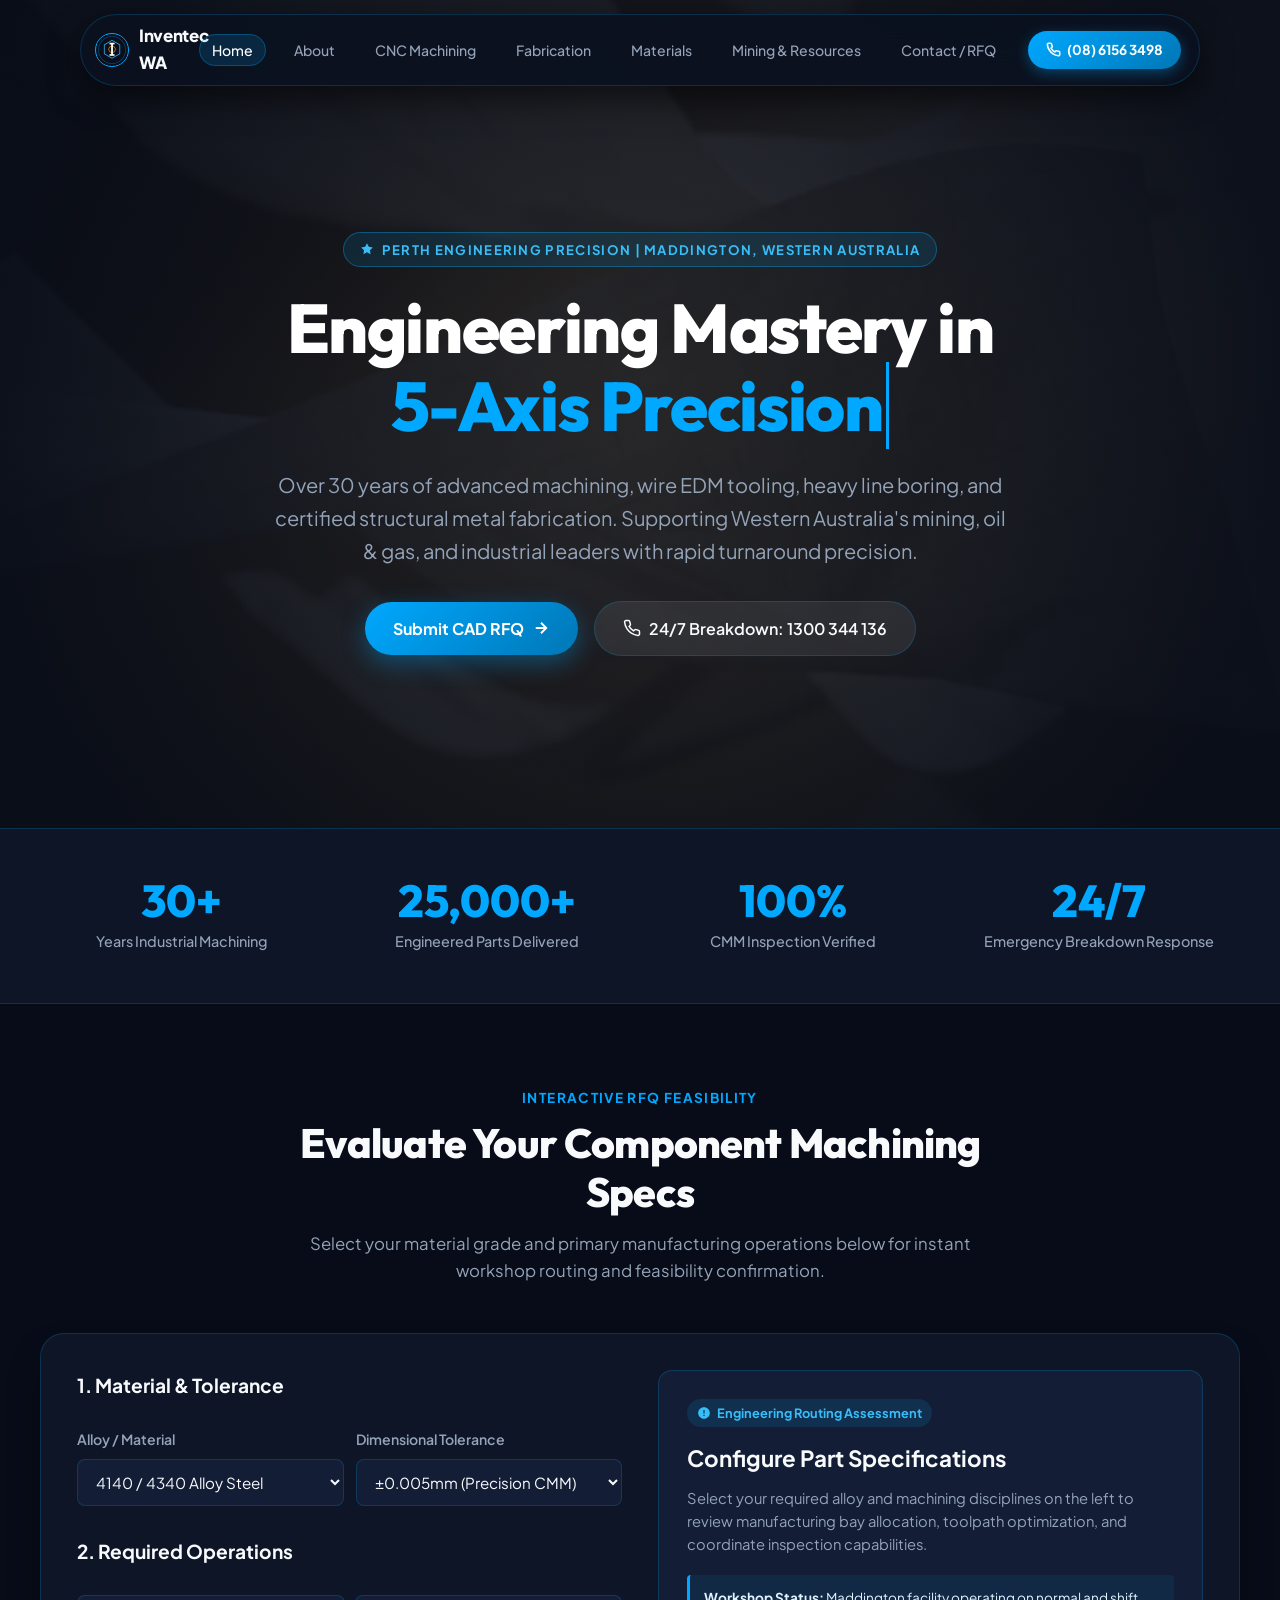
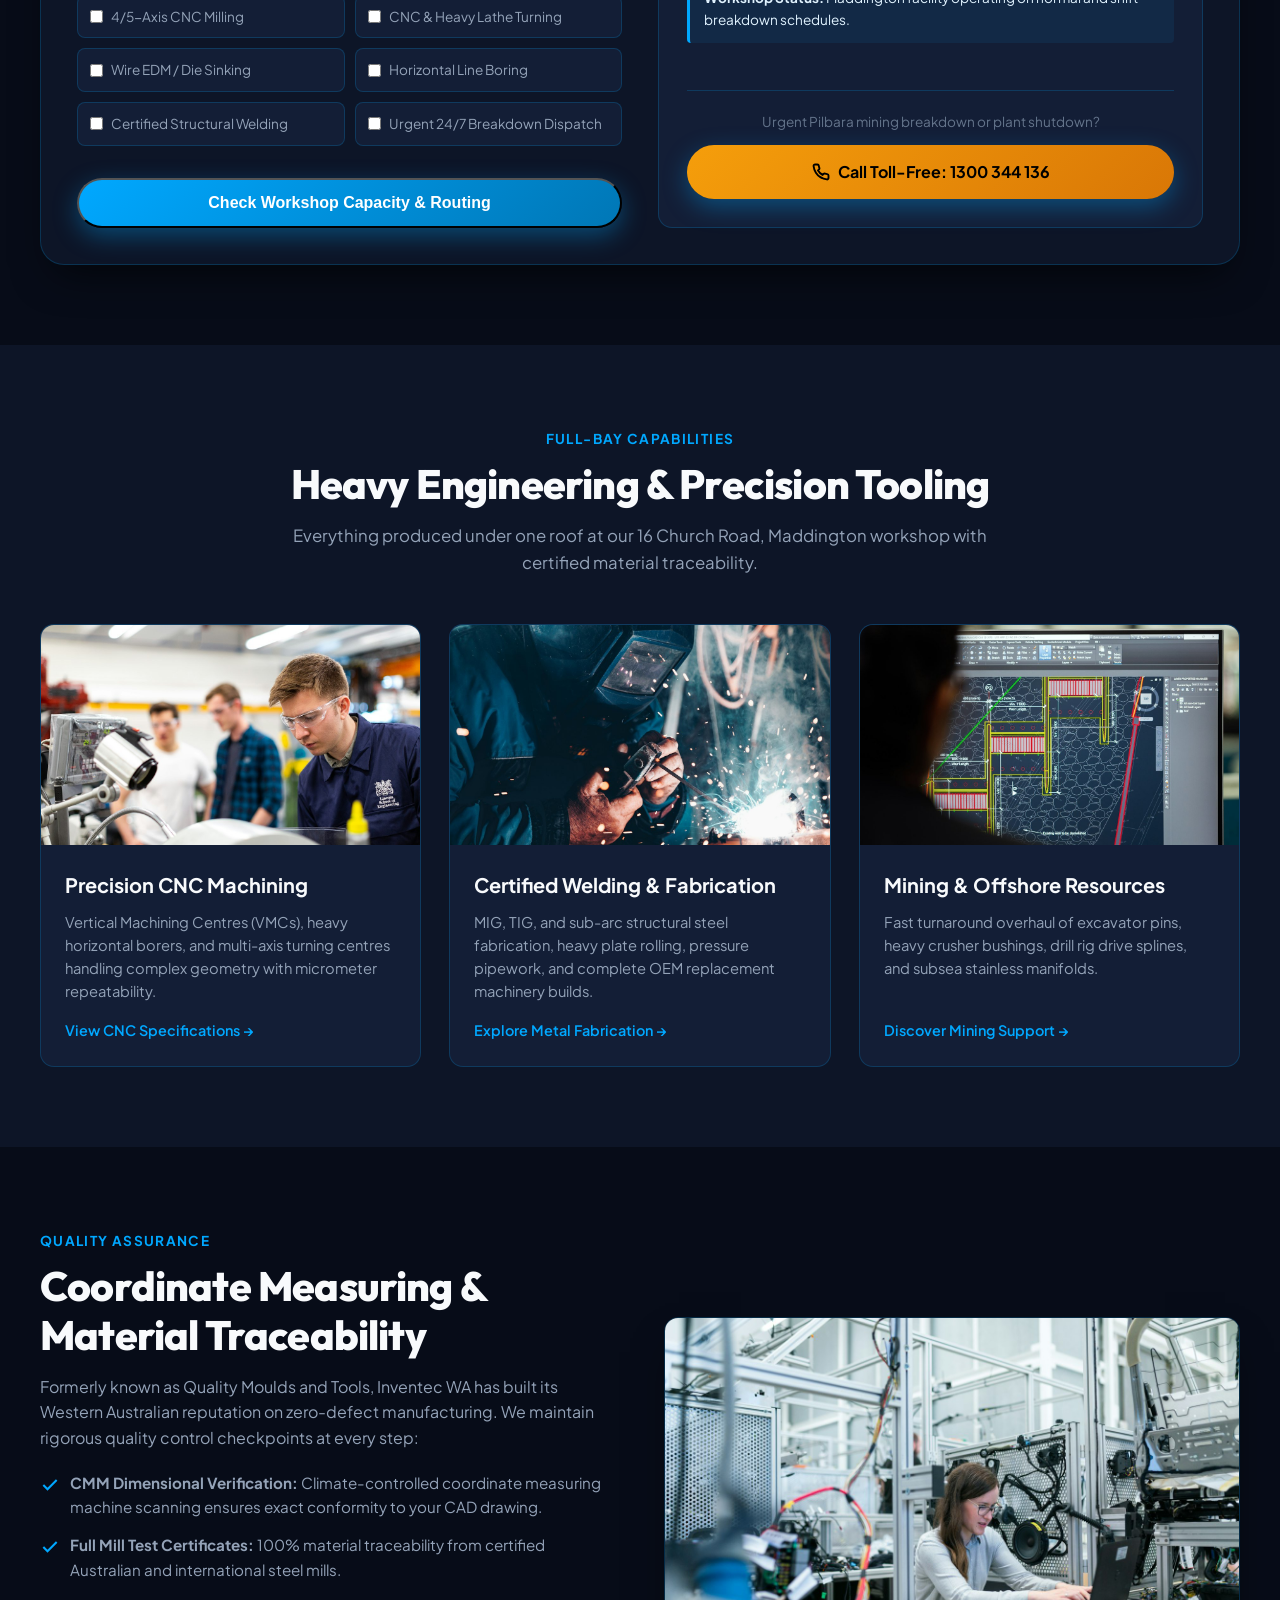
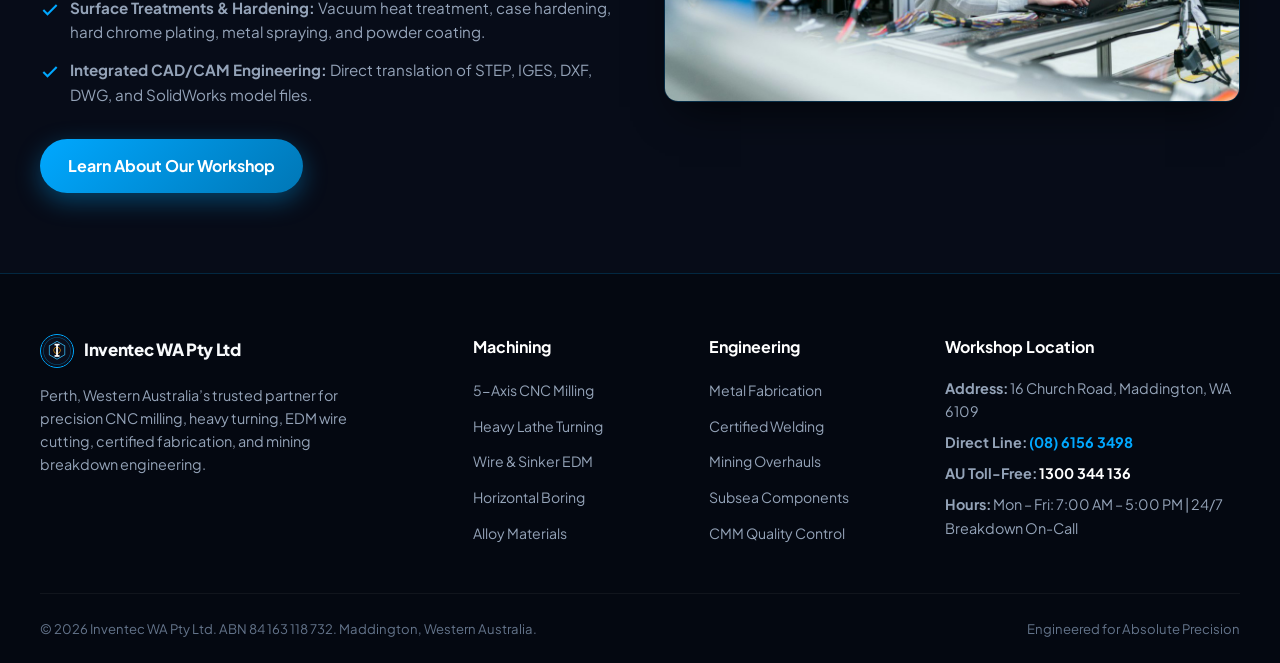
<file: index.html>
<!DOCTYPE html>
<html lang="en">
<head>
  <meta charset="UTF-8">
  <meta name="viewport" content="width=device-width, initial-scale=1.0">
  <title>Inventec WA Pty Ltd | Precision CNC Machining & Fabrication | Perth, Western Australia</title>
  <meta name="description" content="Precision CNC machining, 5-axis milling, heavy turning, wire EDM, certified fabrication, and 24/7 breakdown support in Maddington, Perth, Western Australia.">
  <link rel="icon" type="image/svg+xml" href="assets/images/favicon.svg">
  <link rel="icon" type="image/png" sizes="32x32" href="assets/images/favicon-32x32.png">
  <link rel="apple-touch-icon" href="assets/images/apple-touch-icon.png">
  <link rel="preconnect" href="https://fonts.googleapis.com">
  <link rel="preconnect" href="https://fonts.gstatic.com" crossorigin>
  <link href="https://fonts.googleapis.com/css2?family=Outfit:wght@600;700;800;900&family=Plus+Jakarta+Sans:wght@400;500;600;700&display=swap" rel="stylesheet">
  <link rel="stylesheet" href="style.css">
</head>
<body>

  <!-- Floating Pill Navbar (TheDivine style) -->
  <header class="nav-pill-wrapper">
    <nav class="nav-pill">
      <a href="index.html" class="nav-brand">
        <img src="assets/images/logo-512.png" alt="Inventec WA Logo">
        <span>Inventec WA</span>
      </a>
      <ul class="nav-links">
        <li><a href="index.html" class="active">Home</a></li>
        <li><a href="about.html">About</a></li>
        <li><a href="cnc-machining.html">CNC Machining</a></li>
        <li><a href="fabrication.html">Fabrication</a></li>
        <li><a href="materials-tooling.html">Materials</a></li>
        <li><a href="mining-resources.html">Mining & Resources</a></li>
        <li><a href="contact.html">Contact / RFQ</a></li>
      </ul>
      <div class="nav-action">
        <a href="tel:61861563498" class="nav-btn">
          <svg width="15" height="15" viewBox="0 0 24 24" fill="none" stroke="currentColor" stroke-width="2.5"><path d="M22 16.92v3a2 2 0 0 1-2.18 2 19.79 19.79 0 0 1-8.63-3.07 19.5 19.5 0 0 1-6-6 19.79 19.79 0 0 1-3.07-8.67A2 2 0 0 1 4.11 2h3a2 2 0 0 1 2 1.72 12.84 12.84 0 0 0 .7 2.81 2 2 0 0 1-.45 2.11L8.09 9.91a16 16 0 0 0 6 6l1.27-1.27a2 2 0 0 1 2.11-.45 12.84 12.84 0 0 0 2.81.7A2 2 0 0 1 22 16.92z"/></svg>
          (08) 6156 3498
        </a>
        <button class="mobile-toggle" aria-label="Toggle navigation">
          <svg width="24" height="24" viewBox="0 0 24 24" fill="none" stroke="currentColor" stroke-width="2"><path d="M4 6h16M4 12h16M4 18h16"/></svg>
        </button>
      </div>
    </nav>
  </header>

  <!-- Mobile Menu Drawer -->
  <div class="mobile-menu-drawer">
    <a href="index.html" class="active">Home</a>
    <a href="about.html">About Facility</a>
    <a href="cnc-machining.html">Precision CNC Machining</a>
    <a href="fabrication.html">Welding & Heavy Fabrication</a>
    <a href="materials-tooling.html">Alloys & Polymers</a>
    <a href="mining-resources.html">Mining, Oil & Gas</a>
    <a href="contact.html">Request A Quote (RFQ)</a>
    <a href="tel:1300344136" style="background: var(--accent-cyan); color: #070c18; font-weight: 700; text-align: center; margin-top: 8px;">Toll-Free 1300 344 136</a>
  </div>

  <main>
    <!-- Hero Section with 16:9 Video -->
    <section class="hero-wrapper">
      <video class="hero-video-bg" playsinline autoplay muted loop poster="assets/images/hero-poster.jpg">
        <source src="assets/videos/hero.mp4" type="video/mp4">
      </video>
      <div class="hero-overlay"></div>
      <div class="hero-content">
        <div class="badge-wa">
          <svg width="14" height="14" viewBox="0 0 24 24" fill="currentColor"><path d="M12 2l3.09 6.26L22 9.27l-5 4.87 1.18 6.88L12 17.77l-6.18 3.25L7 14.14 2 9.27l6.91-1.01L12 2z"/></svg>
          Perth Engineering Precision | Maddington, Western Australia
        </div>
        <h1 class="hero-title">
          Engineering Mastery in <br>
          <span class="typewriter-text">5-Axis Precision CNC Milling</span>
        </h1>
        <p class="hero-subtitle">
          Over 30 years of advanced machining, wire EDM tooling, heavy line boring, and certified structural metal fabrication. Supporting Western Australia's mining, oil & gas, and industrial leaders with rapid turnaround precision.
        </p>
        <div class="hero-cta-group">
          <a href="contact.html" class="btn-primary">
            Submit CAD RFQ
            <svg width="18" height="18" viewBox="0 0 24 24" fill="none" stroke="currentColor" stroke-width="2.5"><path d="M5 12h14M12 5l7 7-7 7"/></svg>
          </a>
          <a href="tel:1300344136" class="btn-secondary">
            <svg width="18" height="18" viewBox="0 0 24 24" fill="none" stroke="currentColor" stroke-width="2"><path d="M22 16.92v3a2 2 0 0 1-2.18 2 19.79 19.79 0 0 1-8.63-3.07 19.5 19.5 0 0 1-6-6 19.79 19.79 0 0 1-3.07-8.67A2 2 0 0 1 4.11 2h3a2 2 0 0 1 2 1.72 12.84 12.84 0 0 0 .7 2.81 2 2 0 0 1-.45 2.11L8.09 9.91a16 16 0 0 0 6 6l1.27-1.27a2 2 0 0 1 2.11-.45 12.84 12.84 0 0 0 2.81.7A2 2 0 0 1 22 16.92z"/></svg>
            24/7 Breakdown: 1300 344 136
          </a>
        </div>
      </div>
    </section>

    <!-- Animated Counters -->
    <section class="stats-banner">
      <div class="stats-grid">
        <div class="stat-card">
          <div class="stat-number" data-target="30" data-suffix="+">30+</div>
          <div class="stat-label">Years Industrial Machining</div>
        </div>
        <div class="stat-card">
          <div class="stat-number" data-target="25000" data-suffix="+">25,000+</div>
          <div class="stat-label">Engineered Parts Delivered</div>
        </div>
        <div class="stat-card">
          <div class="stat-number" data-target="100" data-suffix="%">100%</div>
          <div class="stat-label">CMM Inspection Verified</div>
        </div>
        <div class="stat-card">
          <div class="stat-number" data-target="24" data-suffix="/7">24/7</div>
          <div class="stat-label">Emergency Breakdown Response</div>
        </div>
      </div>
    </section>

    <!-- Interactive Precision RFQ Widget -->
    <section class="widget-section">
      <div class="container">
        <div class="section-head">
          <span class="section-tag">Interactive RFQ Feasibility</span>
          <h2 class="section-title">Evaluate Your Component Machining Specs</h2>
          <p class="section-subtitle">Select your material grade and primary manufacturing operations below for instant workshop routing and feasibility confirmation.</p>
        </div>

        <div class="intake-widget">
          <div class="widget-form-col">
            <h3 style="font-size: 1.2rem; font-weight: 700; margin-bottom: 8px;">1. Material & Tolerance</h3>
            <div style="display: grid; grid-template-columns: 1fr 1fr; gap: 12px;">
              <div class="form-group">
                <label for="rfqMaterial">Alloy / Material</label>
                <select id="rfqMaterial" class="form-select">
                  <option value="4140 High-Tensile Steel" selected>4140 / 4340 Alloy Steel</option>
                  <option value="316L / Duplex Stainless">316L / Duplex Stainless</option>
                  <option value="Inconel 625 / Monel">Inconel / Exotic Nickel Alloy</option>
                  <option value="Titanium Grade 5">Titanium / Phosphor Bronze</option>
                  <option value="Cast Iron / Ductile Iron">Cast Iron / Bisalloy</option>
                  <option value="Engineering Plastics">PEEK / Acetal / Nylon</option>
                </select>
              </div>
              <div class="form-group">
                <label for="rfqTolerance">Dimensional Tolerance</label>
                <select id="rfqTolerance" class="form-select">
                  <option value="&plusmn;0.005mm (Aerospace/EDM)" selected>&plusmn;0.005mm (Precision CMM)</option>
                  <option value="&plusmn;0.015mm (General Precision)">&plusmn;0.015mm (CNC Mill/Turn)</option>
                  <option value="&plusmn;0.050mm (Heavy Fabrication)">&plusmn;0.050mm (Structural Weld)</option>
                </select>
              </div>
            </div>

            <h3 style="font-size: 1.2rem; font-weight: 700; margin-top: 10px; margin-bottom: 8px;">2. Required Operations</h3>
            <div class="symptoms-checkbox-grid">
              <label class="checkbox-label">
                <input type="checkbox" name="process_req" value="milling"> 4/5-Axis CNC Milling
              </label>
              <label class="checkbox-label">
                <input type="checkbox" name="process_req" value="turning"> CNC & Heavy Lathe Turning
              </label>
              <label class="checkbox-label">
                <input type="checkbox" name="process_req" value="edm"> Wire EDM / Die Sinking
              </label>
              <label class="checkbox-label">
                <input type="checkbox" name="process_req" value="boring"> Horizontal Line Boring
              </label>
              <label class="checkbox-label">
                <input type="checkbox" name="process_req" value="welding"> Certified Structural Welding
              </label>
              <label class="checkbox-label">
                <input type="checkbox" name="process_req" value="breakdown"> Urgent 24/7 Breakdown Dispatch
              </label>
            </div>

            <button type="button" id="btnCalculateRFQ" class="btn-primary" style="margin-top: 12px; justify-content: center; width: 100%;">
              Check Workshop Capacity & Routing
            </button>
          </div>

          <div class="widget-result-col">
            <div>
              <div class="result-badge">
                <svg width="14" height="14" viewBox="0 0 24 24" fill="currentColor"><path d="M12 2C6.48 2 2 6.48 2 12s4.48 10 10 10 10-4.48 10-10S17.52 2 12 2zm1 15h-2v-2h2v2zm0-4h-2V7h2v6z"/></svg>
                Engineering Routing Assessment
              </div>
              <h3 id="rfqResultTitle" class="result-title">Configure Part Specifications</h3>
              <p id="rfqResultDesc" class="result-desc">
                Select your required alloy and machining disciplines on the left to review manufacturing bay allocation, toolpath optimization, and coordinate inspection capabilities.
              </p>
              <div id="rfqResultUrgency" class="result-urgency">
                <strong>Workshop Status:</strong> Maddington facility operating on normal and shift breakdown schedules.
              </div>
            </div>

            <div class="result-call-card">
              <div style="font-size: 0.85rem; color: var(--text-muted); text-align: center;">Urgent Pilbara mining breakdown or plant shutdown?</div>
              <a href="tel:1300344136" class="btn-primary" style="justify-content: center; background: linear-gradient(135deg, var(--accent-amber), #d97706); color: #000;">
                <svg width="18" height="18" viewBox="0 0 24 24" fill="none" stroke="currentColor" stroke-width="2.5"><path d="M22 16.92v3a2 2 0 0 1-2.18 2 19.79 19.79 0 0 1-8.63-3.07 19.5 19.5 0 0 1-6-6 19.79 19.79 0 0 1-3.07-8.67A2 2 0 0 1 4.11 2h3a2 2 0 0 1 2 1.72 12.84 12.84 0 0 0 .7 2.81 2 2 0 0 1-.45 2.11L8.09 9.91a16 16 0 0 0 6 6l1.27-1.27a2 2 0 0 1 2.11-.45 12.84 12.84 0 0 0 2.81.7A2 2 0 0 1 22 16.92z"/></svg>
                Call Toll-Free: 1300 344 136
              </a>
            </div>
          </div>
        </div>
      </div>
    </section>

    <!-- Services Overview -->
    <section class="services-section">
      <div class="container">
        <div class="section-head">
          <span class="section-tag">Full-Bay Capabilities</span>
          <h2 class="section-title">Heavy Engineering & Precision Tooling</h2>
          <p class="section-subtitle">Everything produced under one roof at our 16 Church Road, Maddington workshop with certified material traceability.</p>
        </div>

        <div class="grid-3">
          <div class="service-card">
            <div class="service-img-wrapper">
              <img src="assets/images/cnc-5axis-milling-spindle.jpg" alt="5-Axis CNC Milling Center">
            </div>
            <div class="service-content">
              <h3>Precision CNC Machining</h3>
              <p>Vertical Machining Centres (VMCs), heavy horizontal borers, and multi-axis turning centres handling complex geometry with micrometer repeatability.</p>
              <a href="cnc-machining.html" class="service-link">View CNC Specifications &rarr;</a>
            </div>
          </div>

          <div class="service-card">
            <div class="service-img-wrapper">
              <img src="assets/images/certified-welding-fabrication.jpg" alt="Certified Structural Welding">
            </div>
            <div class="service-content">
              <h3>Certified Welding & Fabrication</h3>
              <p>MIG, TIG, and sub-arc structural steel fabrication, heavy plate rolling, pressure pipework, and complete OEM replacement machinery builds.</p>
              <a href="fabrication.html" class="service-link">Explore Metal Fabrication &rarr;</a>
            </div>
          </div>

          <div class="service-card">
            <div class="service-img-wrapper">
              <img src="assets/images/mining-heavy-equipment-parts.jpg" alt="Mining Equipment Machining">
            </div>
            <div class="service-content">
              <h3>Mining & Offshore Resources</h3>
              <p>Fast turnaround overhaul of excavator pins, heavy crusher bushings, drill rig drive splines, and subsea stainless manifolds.</p>
              <a href="mining-resources.html" class="service-link">Discover Mining Support &rarr;</a>
            </div>
          </div>
        </div>
      </div>
    </section>

    <!-- Workshop Standards -->
    <section class="content-section">
      <div class="container">
        <div class="content-split">
          <div>
            <span class="section-tag">Quality Assurance</span>
            <h2 class="section-title">Coordinate Measuring & Material Traceability</h2>
            <p style="color: var(--text-secondary); margin-bottom: 20px;">
              Formerly known as Quality Moulds and Tools, Inventec WA has built its Western Australian reputation on zero-defect manufacturing. We maintain rigorous quality control checkpoints at every step:
            </p>
            <ul class="check-list">
              <li>
                <svg width="20" height="20" viewBox="0 0 24 24" fill="none" stroke="currentColor" stroke-width="2.5"><path d="M20 6L9 17l-5-5"/></svg>
                <span><strong>CMM Dimensional Verification:</strong> Climate-controlled coordinate measuring machine scanning ensures exact conformity to your CAD drawing.</span>
              </li>
              <li>
                <svg width="20" height="20" viewBox="0 0 24 24" fill="none" stroke="currentColor" stroke-width="2.5"><path d="M20 6L9 17l-5-5"/></svg>
                <span><strong>Full Mill Test Certificates:</strong> 100% material traceability from certified Australian and international steel mills.</span>
              </li>
              <li>
                <svg width="20" height="20" viewBox="0 0 24 24" fill="none" stroke="currentColor" stroke-width="2.5"><path d="M20 6L9 17l-5-5"/></svg>
                <span><strong>Surface Treatments & Hardening:</strong> Vacuum heat treatment, case hardening, hard chrome plating, metal spraying, and powder coating.</span>
              </li>
              <li>
                <svg width="20" height="20" viewBox="0 0 24 24" fill="none" stroke="currentColor" stroke-width="2.5"><path d="M20 6L9 17l-5-5"/></svg>
                <span><strong>Integrated CAD/CAM Engineering:</strong> Direct translation of STEP, IGES, DXF, DWG, and SolidWorks model files.</span>
              </li>
            </ul>
            <div style="margin-top: 32px;">
              <a href="about.html" class="btn-primary">Learn About Our Workshop</a>
            </div>
          </div>
          <div class="content-media">
            <img src="assets/images/cmm-inspection-quality.jpg" alt="CMM Quality Inspection Station">
          </div>
        </div>
      </div>
    </section>
  </main>

  <!-- Footer -->
  <footer>
    <div class="footer-grid">
      <div class="footer-col">
        <div class="nav-brand" style="margin-bottom: 16px;">
          <img src="assets/images/logo-512.png" alt="Inventec Logo">
          <span>Inventec WA Pty Ltd</span>
        </div>
        <p style="color: var(--text-secondary); font-size: 0.9rem; line-height: 1.6; max-width: 320px;">
          Perth, Western Australia’s trusted partner for precision CNC milling, heavy turning, EDM wire cutting, certified fabrication, and mining breakdown engineering.
        </p>
      </div>

      <div class="footer-col">
        <h4>Machining</h4>
        <ul class="footer-links">
          <li><a href="cnc-machining.html">5-Axis CNC Milling</a></li>
          <li><a href="cnc-machining.html">Heavy Lathe Turning</a></li>
          <li><a href="cnc-machining.html">Wire & Sinker EDM</a></li>
          <li><a href="cnc-machining.html">Horizontal Boring</a></li>
          <li><a href="materials-tooling.html">Alloy Materials</a></li>
        </ul>
      </div>

      <div class="footer-col">
        <h4>Engineering</h4>
        <ul class="footer-links">
          <li><a href="fabrication.html">Metal Fabrication</a></li>
          <li><a href="fabrication.html">Certified Welding</a></li>
          <li><a href="mining-resources.html">Mining Overhauls</a></li>
          <li><a href="mining-resources.html">Subsea Components</a></li>
          <li><a href="about.html">CMM Quality Control</a></li>
        </ul>
      </div>

      <div class="footer-col">
        <h4>Workshop Location</h4>
        <p style="color: var(--text-secondary); font-size: 0.9rem; margin-bottom: 8px;">
          <strong>Address:</strong> 16 Church Road, Maddington, WA 6109
        </p>
        <p style="color: var(--text-secondary); font-size: 0.9rem; margin-bottom: 8px;">
          <strong>Direct Line:</strong> <a href="tel:61861563498" style="color: var(--accent-cyan); font-weight: 700;">(08) 6156 3498</a>
        </p>
        <p style="color: var(--text-secondary); font-size: 0.9rem; margin-bottom: 8px;">
          <strong>AU Toll-Free:</strong> <a href="tel:1300344136" style="color: #ffffff; font-weight: 700;">1300 344 136</a>
        </p>
        <p style="color: var(--text-secondary); font-size: 0.9rem;">
          <strong>Hours:</strong> Mon – Fri: 7:00 AM – 5:00 PM | 24/7 Breakdown On-Call
        </p>
      </div>
    </div>

    <div class="footer-bottom">
      <div>&copy; 2026 Inventec WA Pty Ltd. ABN 84 163 118 732. Maddington, Western Australia.</div>
      <div>Engineered for Absolute Precision</div>
    </div>
  </footer>

  <script src="main.js"></script>
</body>
</html>
</file>
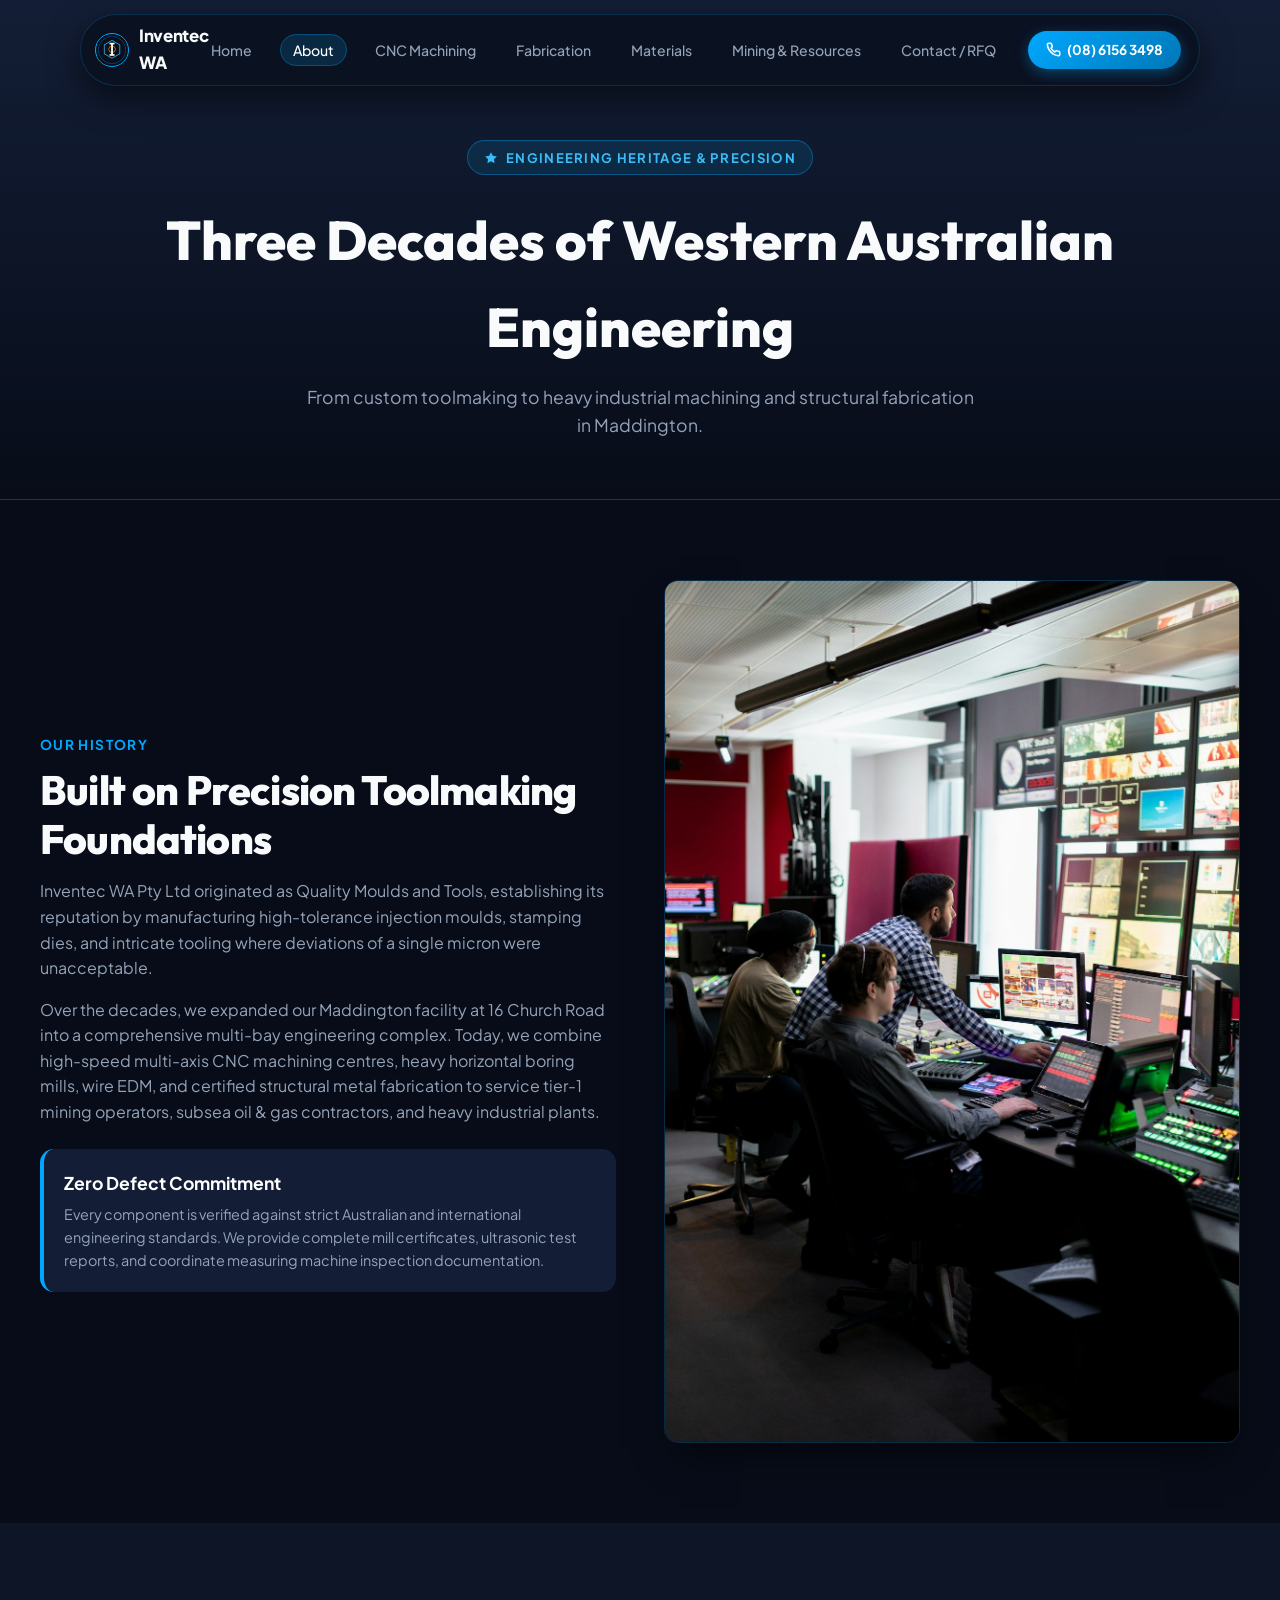
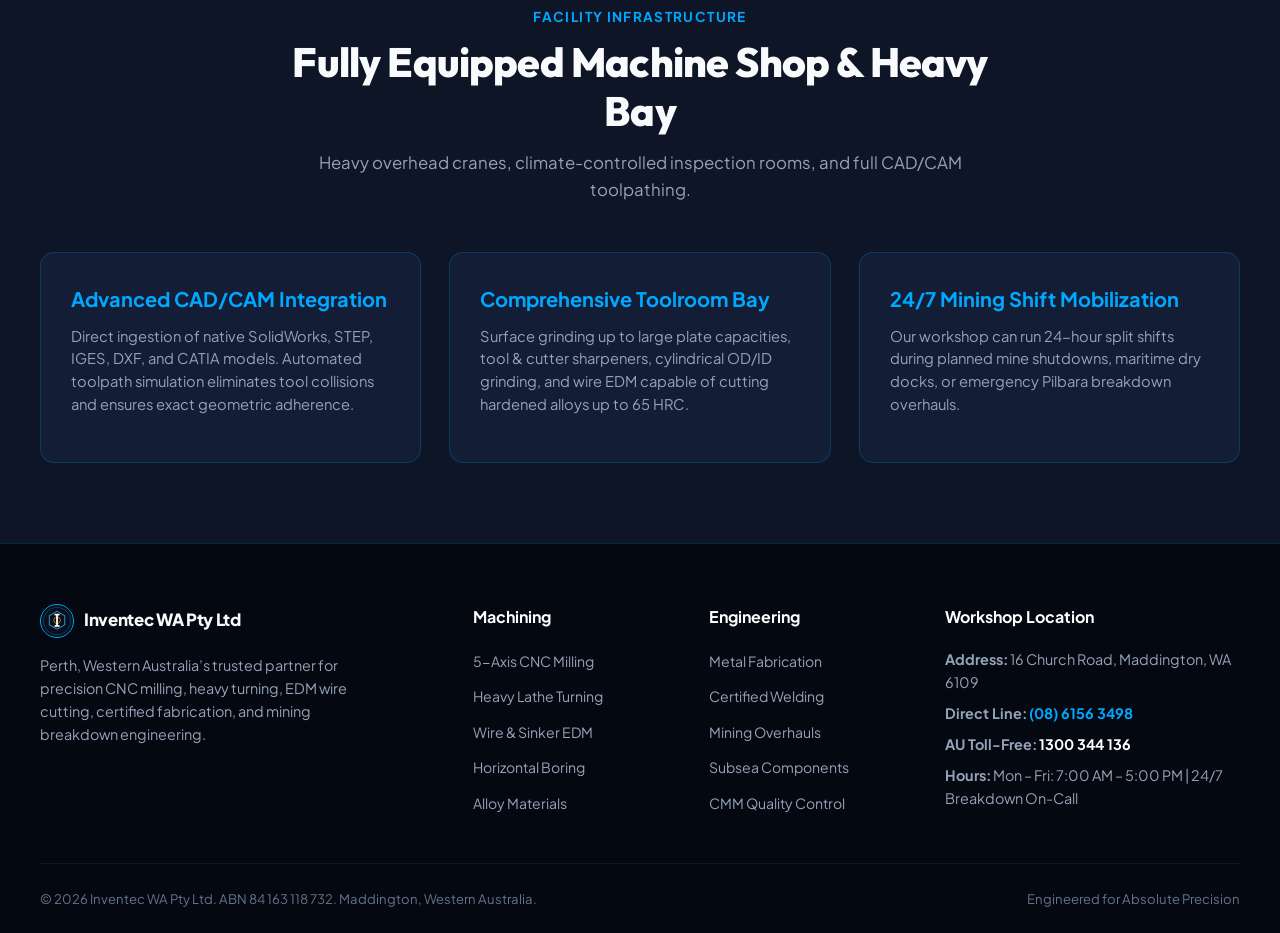
<file: about.html>
<!DOCTYPE html>
<html lang="en">
<head>
  <meta charset="UTF-8">
  <meta name="viewport" content="width=device-width, initial-scale=1.0">
  <title>About Inventec WA | Precision Engineering Heritage | Maddington Perth</title>
  <meta name="description" content="Learn about Inventec WA Pty Ltd (formerly Quality Moulds and Tools). 30+ years of precision machining, tooling, and fabrication excellence in Maddington, Perth.">
  <link rel="icon" type="image/svg+xml" href="assets/images/favicon.svg">
  <link rel="icon" type="image/png" sizes="32x32" href="assets/images/favicon-32x32.png">
  <link rel="apple-touch-icon" href="assets/images/apple-touch-icon.png">
  <link rel="preconnect" href="https://fonts.googleapis.com">
  <link rel="preconnect" href="https://fonts.gstatic.com" crossorigin>
  <link href="https://fonts.googleapis.com/css2?family=Outfit:wght@600;700;800;900&family=Plus+Jakarta+Sans:wght@400;500;600;700&display=swap" rel="stylesheet">
  <link rel="stylesheet" href="style.css">
</head>
<body>

  <!-- Floating Pill Navbar -->
  <header class="nav-pill-wrapper">
    <nav class="nav-pill">
      <a href="index.html" class="nav-brand">
        <img src="assets/images/logo-512.png" alt="Inventec WA Logo">
        <span>Inventec WA</span>
      </a>
      <ul class="nav-links">
        <li><a href="index.html">Home</a></li>
        <li><a href="about.html" class="active">About</a></li>
        <li><a href="cnc-machining.html">CNC Machining</a></li>
        <li><a href="fabrication.html">Fabrication</a></li>
        <li><a href="materials-tooling.html">Materials</a></li>
        <li><a href="mining-resources.html">Mining & Resources</a></li>
        <li><a href="contact.html">Contact / RFQ</a></li>
      </ul>
      <div class="nav-action">
        <a href="tel:61861563498" class="nav-btn">
          <svg width="15" height="15" viewBox="0 0 24 24" fill="none" stroke="currentColor" stroke-width="2.5"><path d="M22 16.92v3a2 2 0 0 1-2.18 2 19.79 19.79 0 0 1-8.63-3.07 19.5 19.5 0 0 1-6-6 19.79 19.79 0 0 1-3.07-8.67A2 2 0 0 1 4.11 2h3a2 2 0 0 1 2 1.72 12.84 12.84 0 0 0 .7 2.81 2 2 0 0 1-.45 2.11L8.09 9.91a16 16 0 0 0 6 6l1.27-1.27a2 2 0 0 1 2.11-.45 12.84 12.84 0 0 0 2.81.7A2 2 0 0 1 22 16.92z"/></svg>
          (08) 6156 3498
        </a>
        <button class="mobile-toggle" aria-label="Toggle navigation">
          <svg width="24" height="24" viewBox="0 0 24 24" fill="none" stroke="currentColor" stroke-width="2"><path d="M4 6h16M4 12h16M4 18h16"/></svg>
        </button>
      </div>
    </nav>
  </header>

  <!-- Mobile Menu Drawer -->
  <div class="mobile-menu-drawer">
    <a href="index.html">Home</a>
    <a href="about.html" class="active">About Facility</a>
    <a href="cnc-machining.html">Precision CNC Machining</a>
    <a href="fabrication.html">Welding & Heavy Fabrication</a>
    <a href="materials-tooling.html">Alloys & Polymers</a>
    <a href="mining-resources.html">Mining, Oil & Gas</a>
    <a href="contact.html">Request A Quote (RFQ)</a>
    <a href="tel:1300344136" style="background: var(--accent-cyan); color: #070c18; font-weight: 700; text-align: center; margin-top: 8px;">Toll-Free 1300 344 136</a>
  </div>

  <main>
    <!-- Page Hero -->
    <section class="page-hero">
      <div class="badge-wa">
        <svg width="14" height="14" viewBox="0 0 24 24" fill="currentColor"><path d="M12 2l3.09 6.26L22 9.27l-5 4.87 1.18 6.88L12 17.77l-6.18 3.25L7 14.14 2 9.27l6.91-1.01L12 2z"/></svg>
        Engineering Heritage & Precision
      </div>
      <h1>Three Decades of Western Australian Engineering</h1>
      <p>From custom toolmaking to heavy industrial machining and structural fabrication in Maddington.</p>
    </section>

    <!-- Main Content -->
    <section class="content-section">
      <div class="container">
        <div class="content-split">
          <div>
            <span class="section-tag">Our History</span>
            <h2 class="section-title">Built on Precision Toolmaking Foundations</h2>
            <p style="color: var(--text-secondary); margin-bottom: 16px;">
              Inventec WA Pty Ltd originated as Quality Moulds and Tools, establishing its reputation by manufacturing high-tolerance injection moulds, stamping dies, and intricate tooling where deviations of a single micron were unacceptable.
            </p>
            <p style="color: var(--text-secondary); margin-bottom: 24px;">
              Over the decades, we expanded our Maddington facility at 16 Church Road into a comprehensive multi-bay engineering complex. Today, we combine high-speed multi-axis CNC machining centres, heavy horizontal boring mills, wire EDM, and certified structural metal fabrication to service tier-1 mining operators, subsea oil & gas contractors, and heavy industrial plants.
            </p>
            <div style="background: var(--bg-card); padding: 20px; border-radius: var(--radius-md); border-left: 4px solid var(--accent-cyan);">
              <h4 style="color: #ffffff; font-size: 1.1rem; margin-bottom: 6px;">Zero Defect Commitment</h4>
              <p style="color: var(--text-secondary); font-size: 0.9rem;">
                Every component is verified against strict Australian and international engineering standards. We provide complete mill certificates, ultrasonic test reports, and coordinate measuring machine inspection documentation.
              </p>
            </div>
          </div>
          <div class="content-media">
            <img src="assets/images/machining-workshop-floor.jpg" alt="Maddington Machine Shop Floor">
          </div>
        </div>
      </div>
    </section>

    <!-- Workshop Pillars -->
    <section class="services-section">
      <div class="container">
        <div class="section-head">
          <span class="section-tag">Facility Infrastructure</span>
          <h2 class="section-title">Fully Equipped Machine Shop & Heavy Bay</h2>
          <p class="section-subtitle">Heavy overhead cranes, climate-controlled inspection rooms, and full CAD/CAM toolpathing.</p>
        </div>

        <div class="grid-3">
          <div class="service-card">
            <div class="service-content" style="padding: 30px;">
              <h3 style="color: var(--accent-cyan);">Advanced CAD/CAM Integration</h3>
              <p>Direct ingestion of native SolidWorks, STEP, IGES, DXF, and CATIA models. Automated toolpath simulation eliminates tool collisions and ensures exact geometric adherence.</p>
            </div>
          </div>

          <div class="service-card">
            <div class="service-content" style="padding: 30px;">
              <h3 style="color: var(--accent-cyan);">Comprehensive Toolroom Bay</h3>
              <p>Surface grinding up to large plate capacities, tool & cutter sharpeners, cylindrical OD/ID grinding, and wire EDM capable of cutting hardened alloys up to 65 HRC.</p>
            </div>
          </div>

          <div class="service-card">
            <div class="service-content" style="padding: 30px;">
              <h3 style="color: var(--accent-cyan);">24/7 Mining Shift Mobilization</h3>
              <p>Our workshop can run 24-hour split shifts during planned mine shutdowns, maritime dry docks, or emergency Pilbara breakdown overhauls.</p>
            </div>
          </div>
        </div>
      </div>
    </section>
  </main>

  <!-- Footer -->
  <footer>
    <div class="footer-grid">
      <div class="footer-col">
        <div class="nav-brand" style="margin-bottom: 16px;">
          <img src="assets/images/logo-512.png" alt="Inventec Logo">
          <span>Inventec WA Pty Ltd</span>
        </div>
        <p style="color: var(--text-secondary); font-size: 0.9rem; line-height: 1.6; max-width: 320px;">
          Perth, Western Australia’s trusted partner for precision CNC milling, heavy turning, EDM wire cutting, certified fabrication, and mining breakdown engineering.
        </p>
      </div>

      <div class="footer-col">
        <h4>Machining</h4>
        <ul class="footer-links">
          <li><a href="cnc-machining.html">5-Axis CNC Milling</a></li>
          <li><a href="cnc-machining.html">Heavy Lathe Turning</a></li>
          <li><a href="cnc-machining.html">Wire & Sinker EDM</a></li>
          <li><a href="cnc-machining.html">Horizontal Boring</a></li>
          <li><a href="materials-tooling.html">Alloy Materials</a></li>
        </ul>
      </div>

      <div class="footer-col">
        <h4>Engineering</h4>
        <ul class="footer-links">
          <li><a href="fabrication.html">Metal Fabrication</a></li>
          <li><a href="fabrication.html">Certified Welding</a></li>
          <li><a href="mining-resources.html">Mining Overhauls</a></li>
          <li><a href="mining-resources.html">Subsea Components</a></li>
          <li><a href="about.html">CMM Quality Control</a></li>
        </ul>
      </div>

      <div class="footer-col">
        <h4>Workshop Location</h4>
        <p style="color: var(--text-secondary); font-size: 0.9rem; margin-bottom: 8px;">
          <strong>Address:</strong> 16 Church Road, Maddington, WA 6109
        </p>
        <p style="color: var(--text-secondary); font-size: 0.9rem; margin-bottom: 8px;">
          <strong>Direct Line:</strong> <a href="tel:61861563498" style="color: var(--accent-cyan); font-weight: 700;">(08) 6156 3498</a>
        </p>
        <p style="color: var(--text-secondary); font-size: 0.9rem; margin-bottom: 8px;">
          <strong>AU Toll-Free:</strong> <a href="tel:1300344136" style="color: #ffffff; font-weight: 700;">1300 344 136</a>
        </p>
        <p style="color: var(--text-secondary); font-size: 0.9rem;">
          <strong>Hours:</strong> Mon – Fri: 7:00 AM – 5:00 PM | 24/7 Breakdown On-Call
        </p>
      </div>
    </div>

    <div class="footer-bottom">
      <div>&copy; 2026 Inventec WA Pty Ltd. ABN 84 163 118 732. Maddington, Western Australia.</div>
      <div>Engineered for Absolute Precision</div>
    </div>
  </footer>

  <script src="main.js"></script>
</body>
</html>
</file>
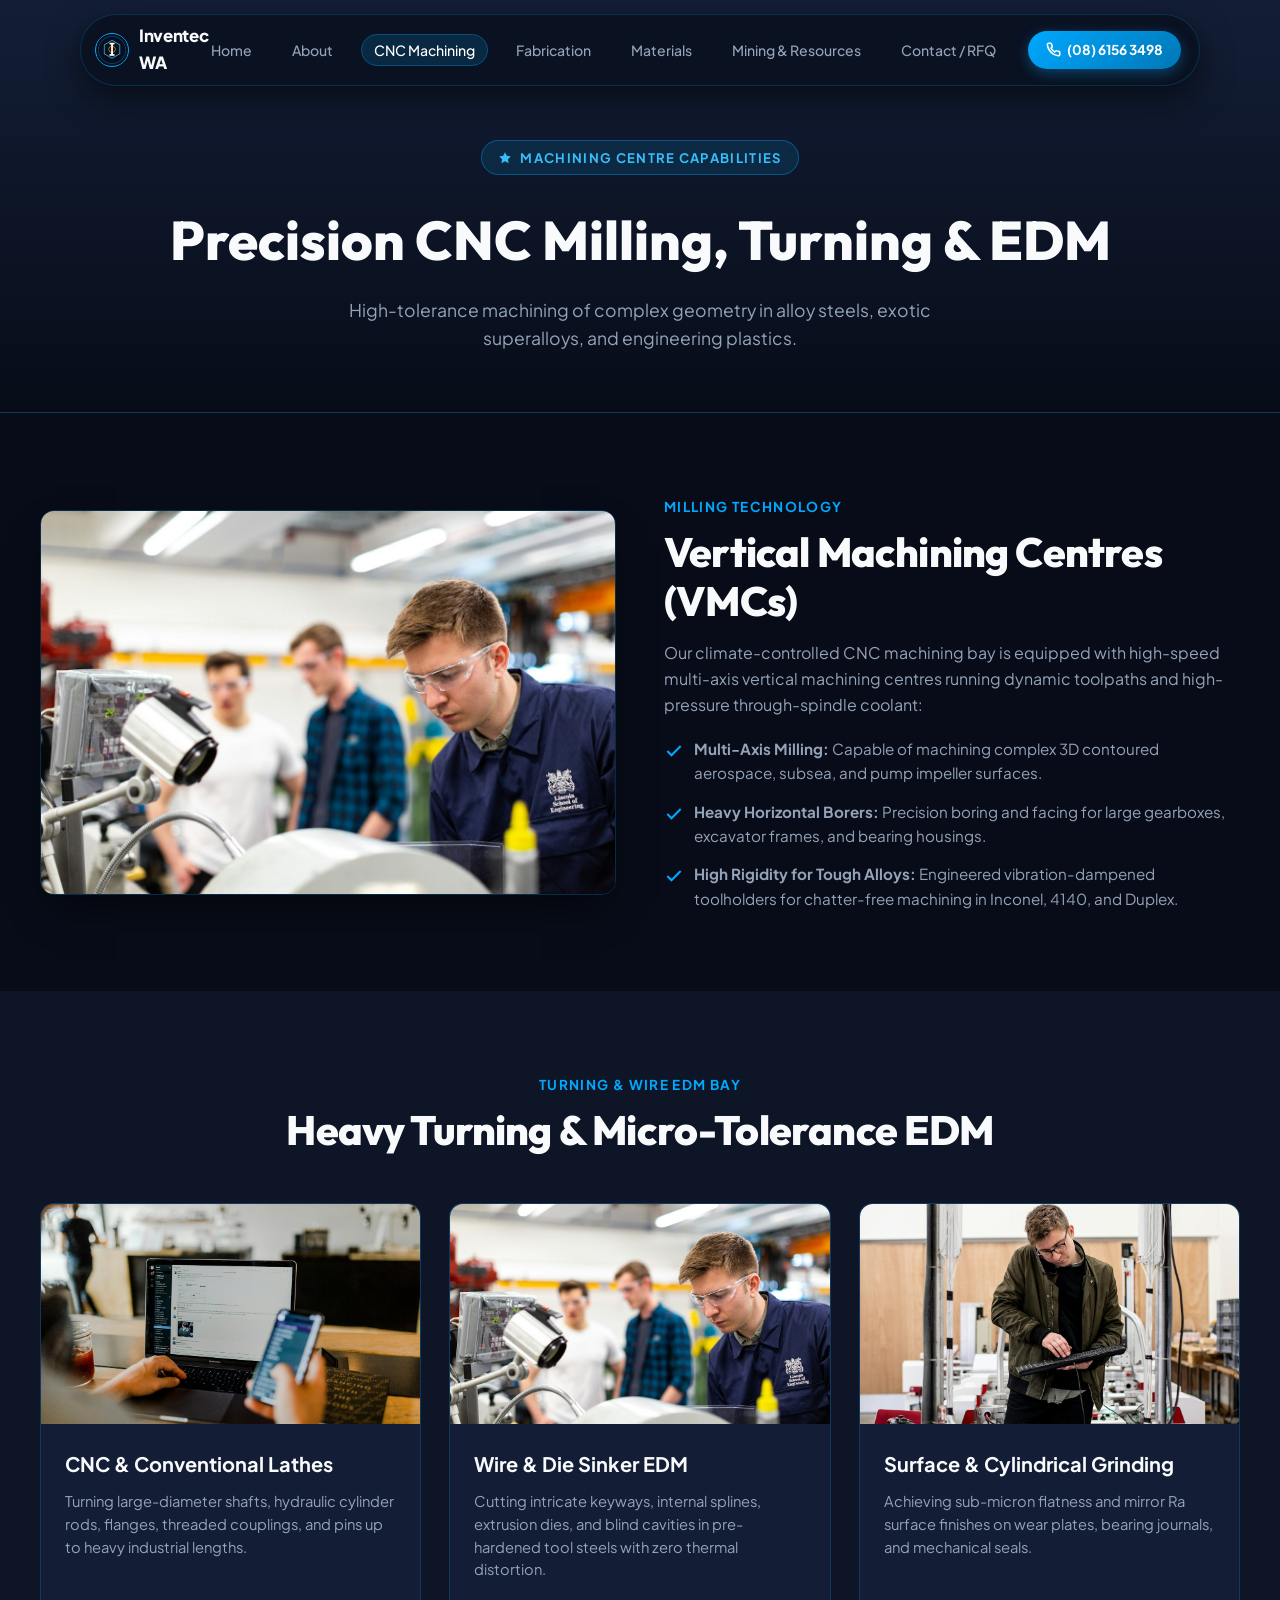
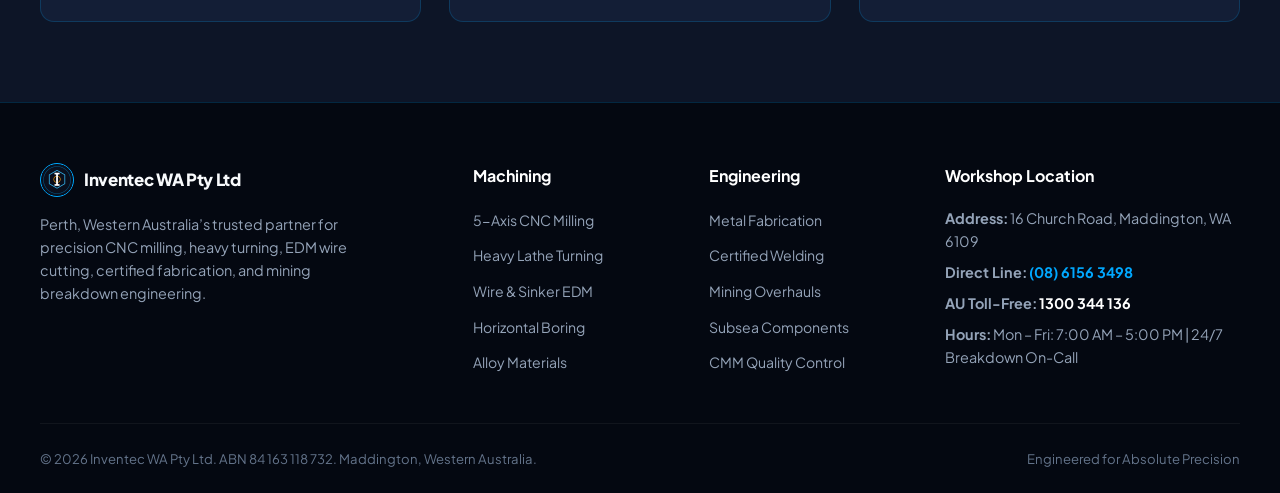
<file: cnc-machining.html>
<!DOCTYPE html>
<html lang="en">
<head>
  <meta charset="UTF-8">
  <meta name="viewport" content="width=device-width, initial-scale=1.0">
  <title>Precision CNC Machining, Milling & Turning | Inventec WA Perth</title>
  <meta name="description" content="5-axis CNC vertical milling, heavy lathe turning, horizontal boring, and EDM wire cutting in Maddington, Perth. High-tolerance components for Western Australian industry.">
  <link rel="icon" type="image/svg+xml" href="assets/images/favicon.svg">
  <link rel="icon" type="image/png" sizes="32x32" href="assets/images/favicon-32x32.png">
  <link rel="apple-touch-icon" href="assets/images/apple-touch-icon.png">
  <link rel="preconnect" href="https://fonts.googleapis.com">
  <link rel="preconnect" href="https://fonts.gstatic.com" crossorigin>
  <link href="https://fonts.googleapis.com/css2?family=Outfit:wght@600;700;800;900&family=Plus+Jakarta+Sans:wght@400;500;600;700&display=swap" rel="stylesheet">
  <link rel="stylesheet" href="style.css">
</head>
<body>

  <!-- Floating Pill Navbar -->
  <header class="nav-pill-wrapper">
    <nav class="nav-pill">
      <a href="index.html" class="nav-brand">
        <img src="assets/images/logo-512.png" alt="Inventec WA Logo">
        <span>Inventec WA</span>
      </a>
      <ul class="nav-links">
        <li><a href="index.html">Home</a></li>
        <li><a href="about.html">About</a></li>
        <li><a href="cnc-machining.html" class="active">CNC Machining</a></li>
        <li><a href="fabrication.html">Fabrication</a></li>
        <li><a href="materials-tooling.html">Materials</a></li>
        <li><a href="mining-resources.html">Mining & Resources</a></li>
        <li><a href="contact.html">Contact / RFQ</a></li>
      </ul>
      <div class="nav-action">
        <a href="tel:61861563498" class="nav-btn">
          <svg width="15" height="15" viewBox="0 0 24 24" fill="none" stroke="currentColor" stroke-width="2.5"><path d="M22 16.92v3a2 2 0 0 1-2.18 2 19.79 19.79 0 0 1-8.63-3.07 19.5 19.5 0 0 1-6-6 19.79 19.79 0 0 1-3.07-8.67A2 2 0 0 1 4.11 2h3a2 2 0 0 1 2 1.72 12.84 12.84 0 0 0 .7 2.81 2 2 0 0 1-.45 2.11L8.09 9.91a16 16 0 0 0 6 6l1.27-1.27a2 2 0 0 1 2.11-.45 12.84 12.84 0 0 0 2.81.7A2 2 0 0 1 22 16.92z"/></svg>
          (08) 6156 3498
        </a>
        <button class="mobile-toggle" aria-label="Toggle navigation">
          <svg width="24" height="24" viewBox="0 0 24 24" fill="none" stroke="currentColor" stroke-width="2"><path d="M4 6h16M4 12h16M4 18h16"/></svg>
        </button>
      </div>
    </nav>
  </header>

  <!-- Mobile Menu Drawer -->
  <div class="mobile-menu-drawer">
    <a href="index.html">Home</a>
    <a href="about.html">About Facility</a>
    <a href="cnc-machining.html" class="active">Precision CNC Machining</a>
    <a href="fabrication.html">Welding & Heavy Fabrication</a>
    <a href="materials-tooling.html">Alloys & Polymers</a>
    <a href="mining-resources.html">Mining, Oil & Gas</a>
    <a href="contact.html">Request A Quote (RFQ)</a>
    <a href="tel:1300344136" style="background: var(--accent-cyan); color: #070c18; font-weight: 700; text-align: center; margin-top: 8px;">Toll-Free 1300 344 136</a>
  </div>

  <main>
    <!-- Page Hero -->
    <section class="page-hero">
      <div class="badge-wa">
        <svg width="14" height="14" viewBox="0 0 24 24" fill="currentColor"><path d="M12 2l3.09 6.26L22 9.27l-5 4.87 1.18 6.88L12 17.77l-6.18 3.25L7 14.14 2 9.27l6.91-1.01L12 2z"/></svg>
        Machining Centre Capabilities
      </div>
      <h1>Precision CNC Milling, Turning & EDM</h1>
      <p>High-tolerance machining of complex geometry in alloy steels, exotic superalloys, and engineering plastics.</p>
    </section>

    <!-- Main Content -->
    <section class="content-section">
      <div class="container">
        <div class="content-split">
          <div class="content-media">
            <img src="assets/images/cnc-5axis-milling-spindle.jpg" alt="5-Axis CNC Milling Spindle">
          </div>
          <div>
            <span class="section-tag">Milling Technology</span>
            <h2 class="section-title">Vertical Machining Centres (VMCs)</h2>
            <p style="color: var(--text-secondary); margin-bottom: 16px;">
              Our climate-controlled CNC machining bay is equipped with high-speed multi-axis vertical machining centres running dynamic toolpaths and high-pressure through-spindle coolant:
            </p>
            <ul class="check-list">
              <li>
                <svg width="20" height="20" viewBox="0 0 24 24" fill="none" stroke="currentColor" stroke-width="2.5"><path d="M20 6L9 17l-5-5"/></svg>
                <span><strong>Multi-Axis Milling:</strong> Capable of machining complex 3D contoured aerospace, subsea, and pump impeller surfaces.</span>
              </li>
              <li>
                <svg width="20" height="20" viewBox="0 0 24 24" fill="none" stroke="currentColor" stroke-width="2.5"><path d="M20 6L9 17l-5-5"/></svg>
                <span><strong>Heavy Horizontal Borers:</strong> Precision boring and facing for large gearboxes, excavator frames, and bearing housings.</span>
              </li>
              <li>
                <svg width="20" height="20" viewBox="0 0 24 24" fill="none" stroke="currentColor" stroke-width="2.5"><path d="M20 6L9 17l-5-5"/></svg>
                <span><strong>High Rigidity for Tough Alloys:</strong> Engineered vibration-dampened toolholders for chatter-free machining in Inconel, 4140, and Duplex.</span>
              </li>
            </ul>
          </div>
        </div>
      </div>
    </section>

    <!-- Lathe Turning & EDM -->
    <section class="services-section">
      <div class="container">
        <div class="section-head">
          <span class="section-tag">Turning & Wire EDM Bay</span>
          <h2 class="section-title">Heavy Turning & Micro-Tolerance EDM</h2>
        </div>

        <div class="grid-3">
          <div class="service-card">
            <div class="service-img-wrapper">
              <img src="assets/images/heavy-lathe-turning.jpg" alt="Heavy Lathe Turning">
            </div>
            <div class="service-content">
              <h3>CNC & Conventional Lathes</h3>
              <p>Turning large-diameter shafts, hydraulic cylinder rods, flanges, threaded couplings, and pins up to heavy industrial lengths.</p>
            </div>
          </div>

          <div class="service-card">
            <div class="service-img-wrapper">
              <img src="assets/images/wire-edm-precision.jpg" alt="Wire EDM Machine">
            </div>
            <div class="service-content">
              <h3>Wire & Die Sinker EDM</h3>
              <p>Cutting intricate keyways, internal splines, extrusion dies, and blind cavities in pre-hardened tool steels with zero thermal distortion.</p>
            </div>
          </div>

          <div class="service-card">
            <div class="service-img-wrapper">
              <img src="assets/images/surface-grinding-finishing.jpg" alt="Precision Surface Grinder">
            </div>
            <div class="service-content">
              <h3>Surface & Cylindrical Grinding</h3>
              <p>Achieving sub-micron flatness and mirror Ra surface finishes on wear plates, bearing journals, and mechanical seals.</p>
            </div>
          </div>
        </div>
      </div>
    </section>
  </main>

  <!-- Footer -->
  <footer>
    <div class="footer-grid">
      <div class="footer-col">
        <div class="nav-brand" style="margin-bottom: 16px;">
          <img src="assets/images/logo-512.png" alt="Inventec Logo">
          <span>Inventec WA Pty Ltd</span>
        </div>
        <p style="color: var(--text-secondary); font-size: 0.9rem; line-height: 1.6; max-width: 320px;">
          Perth, Western Australia’s trusted partner for precision CNC milling, heavy turning, EDM wire cutting, certified fabrication, and mining breakdown engineering.
        </p>
      </div>

      <div class="footer-col">
        <h4>Machining</h4>
        <ul class="footer-links">
          <li><a href="cnc-machining.html">5-Axis CNC Milling</a></li>
          <li><a href="cnc-machining.html">Heavy Lathe Turning</a></li>
          <li><a href="cnc-machining.html">Wire & Sinker EDM</a></li>
          <li><a href="cnc-machining.html">Horizontal Boring</a></li>
          <li><a href="materials-tooling.html">Alloy Materials</a></li>
        </ul>
      </div>

      <div class="footer-col">
        <h4>Engineering</h4>
        <ul class="footer-links">
          <li><a href="fabrication.html">Metal Fabrication</a></li>
          <li><a href="fabrication.html">Certified Welding</a></li>
          <li><a href="mining-resources.html">Mining Overhauls</a></li>
          <li><a href="mining-resources.html">Subsea Components</a></li>
          <li><a href="about.html">CMM Quality Control</a></li>
        </ul>
      </div>

      <div class="footer-col">
        <h4>Workshop Location</h4>
        <p style="color: var(--text-secondary); font-size: 0.9rem; margin-bottom: 8px;">
          <strong>Address:</strong> 16 Church Road, Maddington, WA 6109
        </p>
        <p style="color: var(--text-secondary); font-size: 0.9rem; margin-bottom: 8px;">
          <strong>Direct Line:</strong> <a href="tel:61861563498" style="color: var(--accent-cyan); font-weight: 700;">(08) 6156 3498</a>
        </p>
        <p style="color: var(--text-secondary); font-size: 0.9rem; margin-bottom: 8px;">
          <strong>AU Toll-Free:</strong> <a href="tel:1300344136" style="color: #ffffff; font-weight: 700;">1300 344 136</a>
        </p>
        <p style="color: var(--text-secondary); font-size: 0.9rem;">
          <strong>Hours:</strong> Mon – Fri: 7:00 AM – 5:00 PM | 24/7 Breakdown On-Call
        </p>
      </div>
    </div>

    <div class="footer-bottom">
      <div>&copy; 2026 Inventec WA Pty Ltd. ABN 84 163 118 732. Maddington, Western Australia.</div>
      <div>Engineered for Absolute Precision</div>
    </div>
  </footer>

  <script src="main.js"></script>
</body>
</html>
</file>
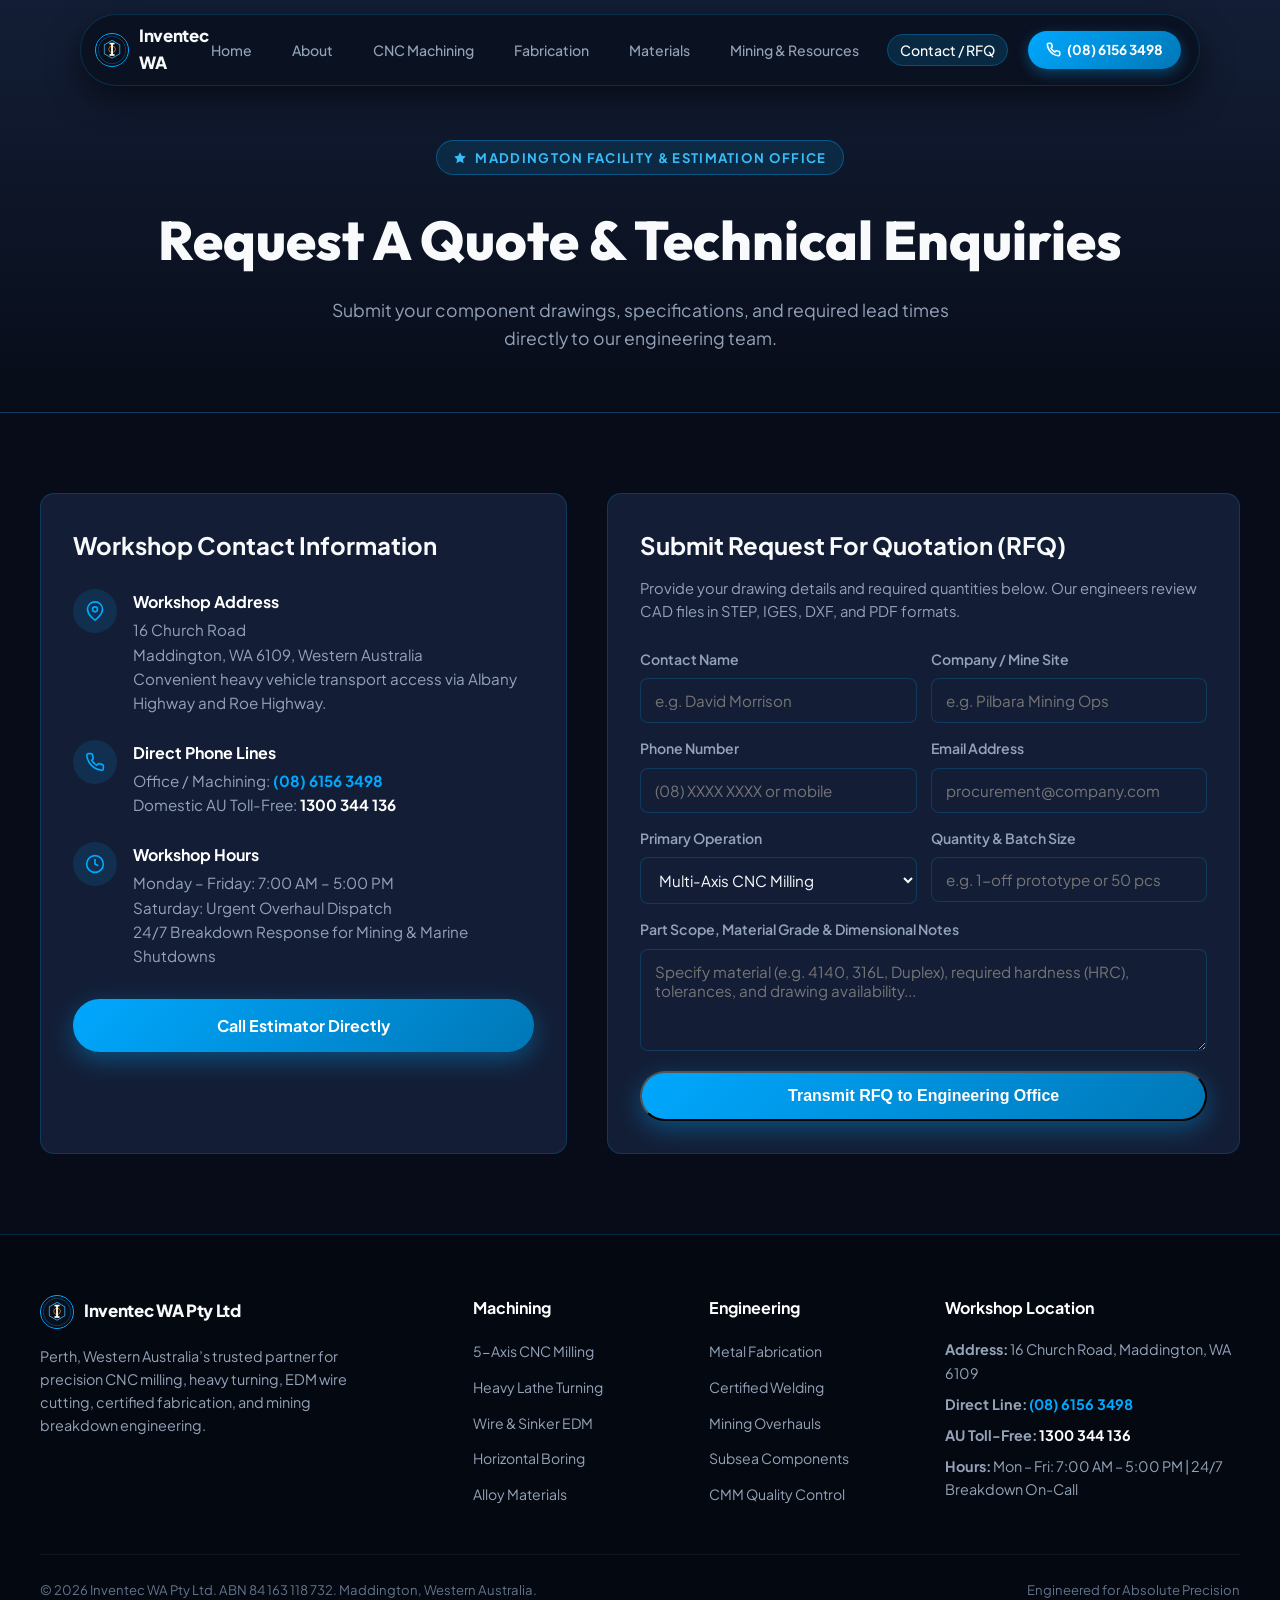
<file: contact.html>
<!DOCTYPE html>
<html lang="en">
<head>
  <meta charset="UTF-8">
  <meta name="viewport" content="width=device-width, initial-scale=1.0">
  <title>Contact & RFQ Submission | Inventec WA Pty Ltd | Maddington Perth</title>
  <meta name="description" content="Contact Inventec WA Pty Ltd in Maddington, Western Australia. Call (08) 6156 3498 or 1300 344 136. Submit CAD models for CNC machining and fabrication quotes.">
  <link rel="icon" type="image/svg+xml" href="assets/images/favicon.svg">
  <link rel="icon" type="image/png" sizes="32x32" href="assets/images/favicon-32x32.png">
  <link rel="apple-touch-icon" href="assets/images/apple-touch-icon.png">
  <link rel="preconnect" href="https://fonts.googleapis.com">
  <link rel="preconnect" href="https://fonts.gstatic.com" crossorigin>
  <link href="https://fonts.googleapis.com/css2?family=Outfit:wght@600;700;800;900&family=Plus+Jakarta+Sans:wght@400;500;600;700&display=swap" rel="stylesheet">
  <link rel="stylesheet" href="style.css">
</head>
<body>

  <!-- Floating Pill Navbar -->
  <header class="nav-pill-wrapper">
    <nav class="nav-pill">
      <a href="index.html" class="nav-brand">
        <img src="assets/images/logo-512.png" alt="Inventec WA Logo">
        <span>Inventec WA</span>
      </a>
      <ul class="nav-links">
        <li><a href="index.html">Home</a></li>
        <li><a href="about.html">About</a></li>
        <li><a href="cnc-machining.html">CNC Machining</a></li>
        <li><a href="fabrication.html">Fabrication</a></li>
        <li><a href="materials-tooling.html">Materials</a></li>
        <li><a href="mining-resources.html">Mining & Resources</a></li>
        <li><a href="contact.html" class="active">Contact / RFQ</a></li>
      </ul>
      <div class="nav-action">
        <a href="tel:61861563498" class="nav-btn">
          <svg width="15" height="15" viewBox="0 0 24 24" fill="none" stroke="currentColor" stroke-width="2.5"><path d="M22 16.92v3a2 2 0 0 1-2.18 2 19.79 19.79 0 0 1-8.63-3.07 19.5 19.5 0 0 1-6-6 19.79 19.79 0 0 1-3.07-8.67A2 2 0 0 1 4.11 2h3a2 2 0 0 1 2 1.72 12.84 12.84 0 0 0 .7 2.81 2 2 0 0 1-.45 2.11L8.09 9.91a16 16 0 0 0 6 6l1.27-1.27a2 2 0 0 1 2.11-.45 12.84 12.84 0 0 0 2.81.7A2 2 0 0 1 22 16.92z"/></svg>
          (08) 6156 3498
        </a>
        <button class="mobile-toggle" aria-label="Toggle navigation">
          <svg width="24" height="24" viewBox="0 0 24 24" fill="none" stroke="currentColor" stroke-width="2"><path d="M4 6h16M4 12h16M4 18h16"/></svg>
        </button>
      </div>
    </nav>
  </header>

  <!-- Mobile Menu Drawer -->
  <div class="mobile-menu-drawer">
    <a href="index.html">Home</a>
    <a href="about.html">About Facility</a>
    <a href="cnc-machining.html">Precision CNC Machining</a>
    <a href="fabrication.html">Welding & Heavy Fabrication</a>
    <a href="materials-tooling.html">Alloys & Polymers</a>
    <a href="mining-resources.html">Mining, Oil & Gas</a>
    <a href="contact.html" class="active">Request A Quote (RFQ)</a>
    <a href="tel:1300344136" style="background: var(--accent-cyan); color: #070c18; font-weight: 700; text-align: center; margin-top: 8px;">Toll-Free 1300 344 136</a>
  </div>

  <main>
    <!-- Page Hero -->
    <section class="page-hero">
      <div class="badge-wa">
        <svg width="14" height="14" viewBox="0 0 24 24" fill="currentColor"><path d="M12 2l3.09 6.26L22 9.27l-5 4.87 1.18 6.88L12 17.77l-6.18 3.25L7 14.14 2 9.27l6.91-1.01L12 2z"/></svg>
        Maddington Facility & Estimation Office
      </div>
      <h1>Request A Quote & Technical Enquiries</h1>
      <p>Submit your component drawings, specifications, and required lead times directly to our engineering team.</p>
    </section>

    <!-- Contact Grid -->
    <section class="content-section">
      <div class="container">
        <div class="contact-grid">
          <!-- Information Column -->
          <div class="contact-card">
            <h2 style="font-size: 1.5rem; font-weight: 700; margin-bottom: 24px;">Workshop Contact Information</h2>

            <div class="contact-item">
              <div class="contact-icon">
                <svg width="20" height="20" viewBox="0 0 24 24" fill="none" stroke="currentColor" stroke-width="2"><path d="M21 10c0 7-9 13-9 13s-9-6-9-13a9 9 0 0 1 18 0z"/><circle cx="12" cy="10" r="3"/></svg>
              </div>
              <div>
                <h4 style="font-size: 1rem; color: #fff; margin-bottom: 4px;">Workshop Address</h4>
                <p style="color: var(--text-secondary); font-size: 0.95rem;">
                  16 Church Road<br>
                  Maddington, WA 6109, Western Australia<br>
                  Convenient heavy vehicle transport access via Albany Highway and Roe Highway.
                </p>
              </div>
            </div>

            <div class="contact-item">
              <div class="contact-icon">
                <svg width="20" height="20" viewBox="0 0 24 24" fill="none" stroke="currentColor" stroke-width="2"><path d="M22 16.92v3a2 2 0 0 1-2.18 2 19.79 19.79 0 0 1-8.63-3.07 19.5 19.5 0 0 1-6-6 19.79 19.79 0 0 1-3.07-8.67A2 2 0 0 1 4.11 2h3a2 2 0 0 1 2 1.72 12.84 12.84 0 0 0 .7 2.81 2 2 0 0 1-.45 2.11L8.09 9.91a16 16 0 0 0 6 6l1.27-1.27a2 2 0 0 1 2.11-.45 12.84 12.84 0 0 0 2.81.7A2 2 0 0 1 22 16.92z"/></svg>
              </div>
              <div>
                <h4 style="font-size: 1rem; color: #fff; margin-bottom: 4px;">Direct Phone Lines</h4>
                <p style="color: var(--text-secondary); font-size: 0.95rem;">
                  Office / Machining: <a href="tel:61861563498" style="color: var(--accent-cyan); font-weight: 700;">(08) 6156 3498</a><br>
                  Domestic AU Toll-Free: <a href="tel:1300344136" style="color: #ffffff; font-weight: 700;">1300 344 136</a>
                </p>
              </div>
            </div>

            <div class="contact-item">
              <div class="contact-icon">
                <svg width="20" height="20" viewBox="0 0 24 24" fill="none" stroke="currentColor" stroke-width="2"><circle cx="12" cy="12" r="10"/><polyline points="12 6 12 12 16 14"/></svg>
              </div>
              <div>
                <h4 style="font-size: 1rem; color: #fff; margin-bottom: 4px;">Workshop Hours</h4>
                <p style="color: var(--text-secondary); font-size: 0.95rem;">
                  Monday – Friday: 7:00 AM – 5:00 PM<br>
                  Saturday: Urgent Overhaul Dispatch<br>
                  24/7 Breakdown Response for Mining & Marine Shutdowns
                </p>
              </div>
            </div>

            <div style="margin-top: 30px;">
              <a href="tel:1300344136" class="btn-primary" style="width: 100%; justify-content: center;">
                Call Estimator Directly
              </a>
            </div>
          </div>

          <!-- Structured RFQ Form -->
          <div class="contact-card">
            <h2 style="font-size: 1.5rem; font-weight: 700; margin-bottom: 12px;">Submit Request For Quotation (RFQ)</h2>
            <p style="color: var(--text-secondary); font-size: 0.92rem; margin-bottom: 24px;">
              Provide your drawing details and required quantities below. Our engineers review CAD files in STEP, IGES, DXF, and PDF formats.
            </p>

            <form onsubmit="event.preventDefault(); alert('Thank you! Your machining and fabrication RFQ has been received. An engineer will review your specs and contact you with a formal quote.');">
              <div style="display: grid; grid-template-columns: 1fr 1fr; gap: 14px; margin-bottom: 14px;">
                <div class="form-group">
                  <label for="rfqName">Contact Name</label>
                  <input type="text" id="rfqName" class="form-input" placeholder="e.g. David Morrison" required>
                </div>
                <div class="form-group">
                  <label for="rfqCompany">Company / Mine Site</label>
                  <input type="text" id="rfqCompany" class="form-input" placeholder="e.g. Pilbara Mining Ops" required>
                </div>
              </div>

              <div style="display: grid; grid-template-columns: 1fr 1fr; gap: 14px; margin-bottom: 14px;">
                <div class="form-group">
                  <label for="rfqPhone">Phone Number</label>
                  <input type="tel" id="rfqPhone" class="form-input" placeholder="(08) XXXX XXXX or mobile" required>
                </div>
                <div class="form-group">
                  <label for="rfqEmail">Email Address</label>
                  <input type="email" id="rfqEmail" class="form-input" placeholder="procurement@company.com" required>
                </div>
              </div>

              <div style="display: grid; grid-template-columns: 1fr 1fr; gap: 14px; margin-bottom: 14px;">
                <div class="form-group">
                  <label for="rfqService">Primary Operation</label>
                  <select id="rfqService" class="form-select">
                    <option value="CNC Milling" selected>Multi-Axis CNC Milling</option>
                    <option value="Heavy Turning">Heavy Lathe Turning</option>
                    <option value="Wire EDM">Wire / Sinker EDM Tooling</option>
                    <option value="Metal Fabrication">Certified Structural Welding</option>
                    <option value="Emergency Breakdown">Urgent Plant Breakdown Overhaul</option>
                  </select>
                </div>
                <div class="form-group">
                  <label for="rfqQuantity">Quantity & Batch Size</label>
                  <input type="text" id="rfqQuantity" class="form-input" placeholder="e.g. 1-off prototype or 50 pcs">
                </div>
              </div>

              <div class="form-group" style="margin-bottom: 20px;">
                <label for="rfqScope">Part Scope, Material Grade & Dimensional Notes</label>
                <textarea id="rfqScope" class="form-input" rows="4" placeholder="Specify material (e.g. 4140, 316L, Duplex), required hardness (HRC), tolerances, and drawing availability..."></textarea>
              </div>

              <button type="submit" class="btn-primary" style="width: 100%; justify-content: center;">
                Transmit RFQ to Engineering Office
              </button>
            </form>
          </div>
        </div>
      </div>
    </section>
  </main>

  <!-- Footer -->
  <footer>
    <div class="footer-grid">
      <div class="footer-col">
        <div class="nav-brand" style="margin-bottom: 16px;">
          <img src="assets/images/logo-512.png" alt="Inventec Logo">
          <span>Inventec WA Pty Ltd</span>
        </div>
        <p style="color: var(--text-secondary); font-size: 0.9rem; line-height: 1.6; max-width: 320px;">
          Perth, Western Australia’s trusted partner for precision CNC milling, heavy turning, EDM wire cutting, certified fabrication, and mining breakdown engineering.
        </p>
      </div>

      <div class="footer-col">
        <h4>Machining</h4>
        <ul class="footer-links">
          <li><a href="cnc-machining.html">5-Axis CNC Milling</a></li>
          <li><a href="cnc-machining.html">Heavy Lathe Turning</a></li>
          <li><a href="cnc-machining.html">Wire & Sinker EDM</a></li>
          <li><a href="cnc-machining.html">Horizontal Boring</a></li>
          <li><a href="materials-tooling.html">Alloy Materials</a></li>
        </ul>
      </div>

      <div class="footer-col">
        <h4>Engineering</h4>
        <ul class="footer-links">
          <li><a href="fabrication.html">Metal Fabrication</a></li>
          <li><a href="fabrication.html">Certified Welding</a></li>
          <li><a href="mining-resources.html">Mining Overhauls</a></li>
          <li><a href="mining-resources.html">Subsea Components</a></li>
          <li><a href="about.html">CMM Quality Control</a></li>
        </ul>
      </div>

      <div class="footer-col">
        <h4>Workshop Location</h4>
        <p style="color: var(--text-secondary); font-size: 0.9rem; margin-bottom: 8px;">
          <strong>Address:</strong> 16 Church Road, Maddington, WA 6109
        </p>
        <p style="color: var(--text-secondary); font-size: 0.9rem; margin-bottom: 8px;">
          <strong>Direct Line:</strong> <a href="tel:61861563498" style="color: var(--accent-cyan); font-weight: 700;">(08) 6156 3498</a>
        </p>
        <p style="color: var(--text-secondary); font-size: 0.9rem; margin-bottom: 8px;">
          <strong>AU Toll-Free:</strong> <a href="tel:1300344136" style="color: #ffffff; font-weight: 700;">1300 344 136</a>
        </p>
        <p style="color: var(--text-secondary); font-size: 0.9rem;">
          <strong>Hours:</strong> Mon – Fri: 7:00 AM – 5:00 PM | 24/7 Breakdown On-Call
        </p>
      </div>
    </div>

    <div class="footer-bottom">
      <div>&copy; 2026 Inventec WA Pty Ltd. ABN 84 163 118 732. Maddington, Western Australia.</div>
      <div>Engineered for Absolute Precision</div>
    </div>
  </footer>

  <script src="main.js"></script>
</body>
</html>
</file>
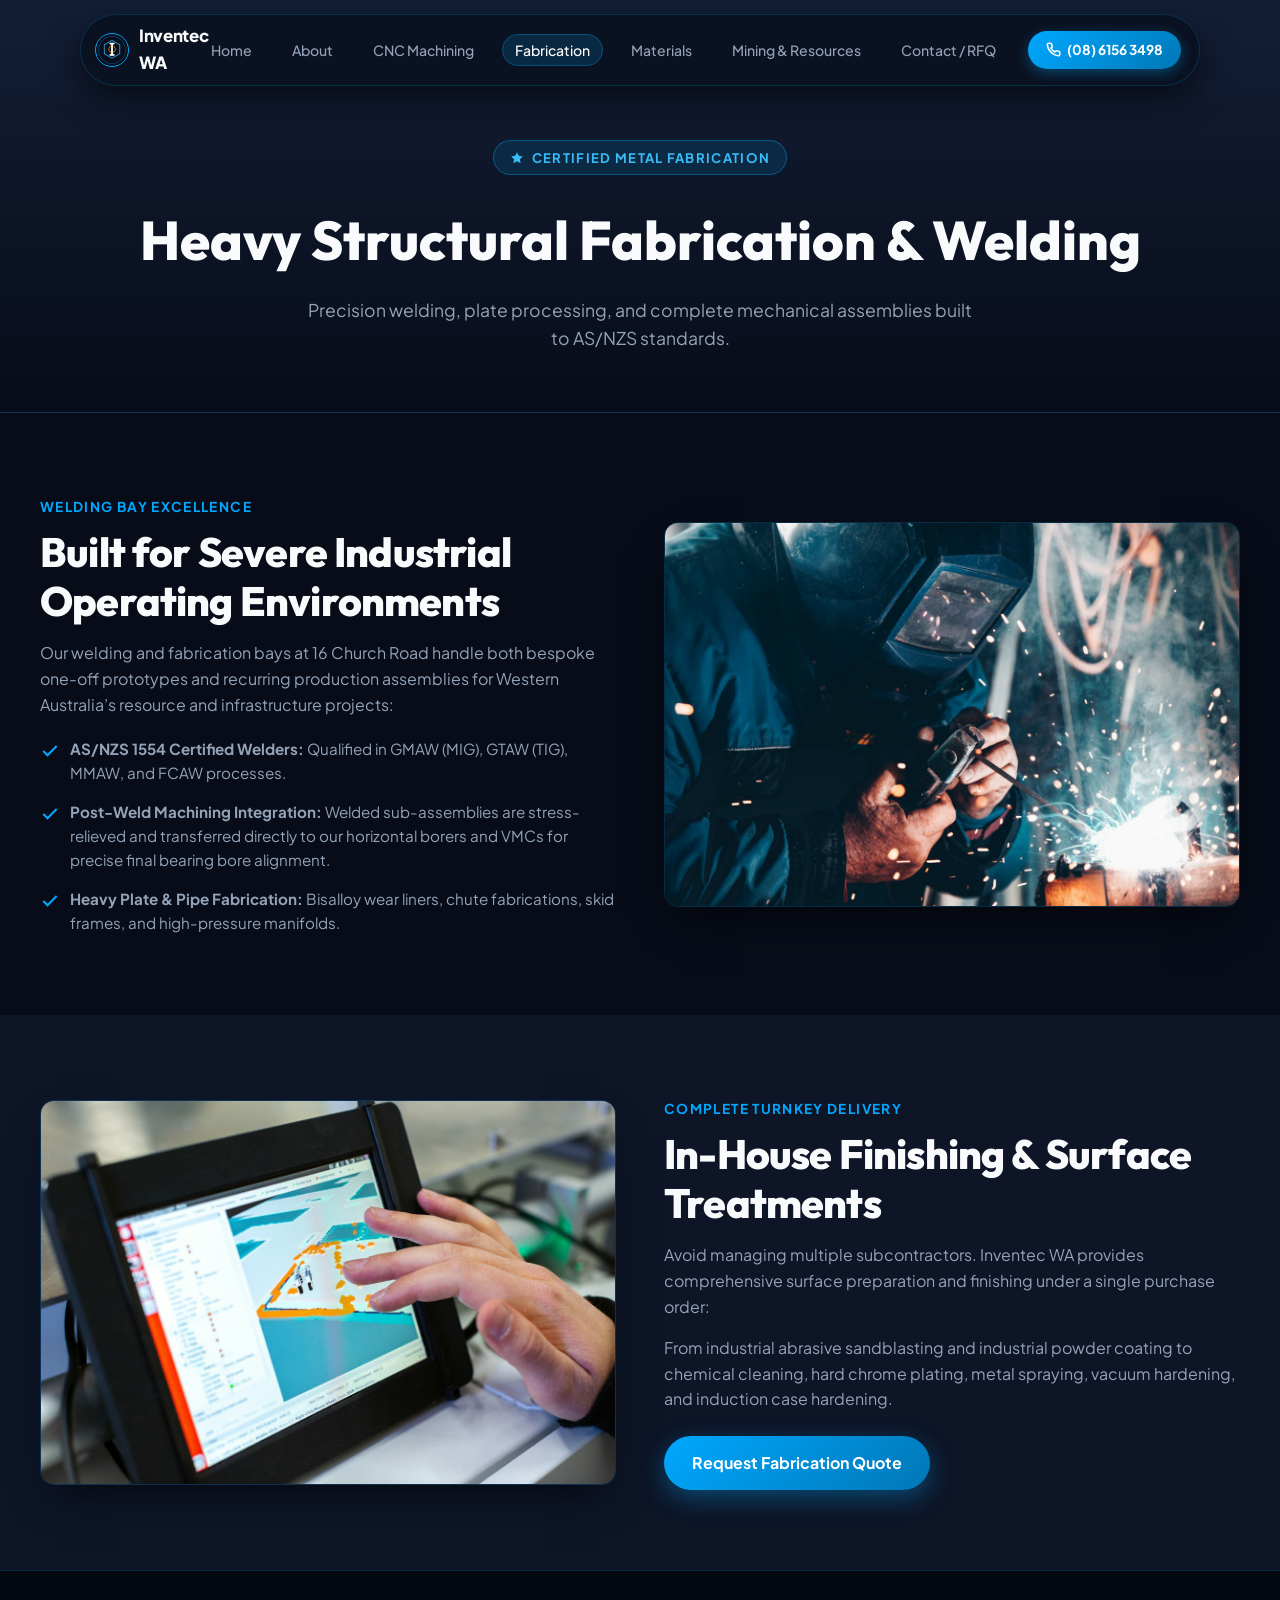
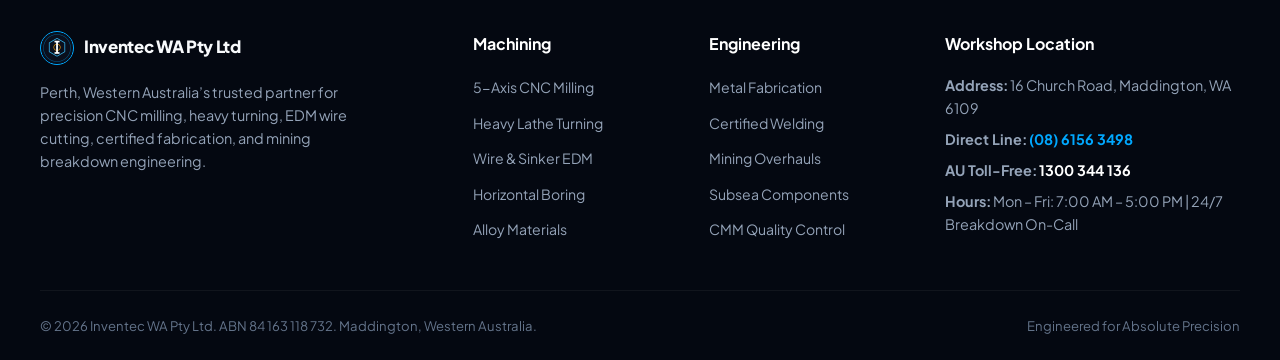
<file: fabrication.html>
<!DOCTYPE html>
<html lang="en">
<head>
  <meta charset="UTF-8">
  <meta name="viewport" content="width=device-width, initial-scale=1.0">
  <title>Metal Fabrication & Certified Welding | Inventec WA Maddington Perth</title>
  <meta name="description" content="Certified structural steel fabrication, pressure piping, TIG/MIG welding, and complete machinery assembly at Inventec WA Pty Ltd in Maddington, Perth.">
  <link rel="icon" type="image/svg+xml" href="assets/images/favicon.svg">
  <link rel="icon" type="image/png" sizes="32x32" href="assets/images/favicon-32x32.png">
  <link rel="apple-touch-icon" href="assets/images/apple-touch-icon.png">
  <link rel="preconnect" href="https://fonts.googleapis.com">
  <link rel="preconnect" href="https://fonts.gstatic.com" crossorigin>
  <link href="https://fonts.googleapis.com/css2?family=Outfit:wght@600;700;800;900&family=Plus+Jakarta+Sans:wght@400;500;600;700&display=swap" rel="stylesheet">
  <link rel="stylesheet" href="style.css">
</head>
<body>

  <!-- Floating Pill Navbar -->
  <header class="nav-pill-wrapper">
    <nav class="nav-pill">
      <a href="index.html" class="nav-brand">
        <img src="assets/images/logo-512.png" alt="Inventec WA Logo">
        <span>Inventec WA</span>
      </a>
      <ul class="nav-links">
        <li><a href="index.html">Home</a></li>
        <li><a href="about.html">About</a></li>
        <li><a href="cnc-machining.html">CNC Machining</a></li>
        <li><a href="fabrication.html" class="active">Fabrication</a></li>
        <li><a href="materials-tooling.html">Materials</a></li>
        <li><a href="mining-resources.html">Mining & Resources</a></li>
        <li><a href="contact.html">Contact / RFQ</a></li>
      </ul>
      <div class="nav-action">
        <a href="tel:61861563498" class="nav-btn">
          <svg width="15" height="15" viewBox="0 0 24 24" fill="none" stroke="currentColor" stroke-width="2.5"><path d="M22 16.92v3a2 2 0 0 1-2.18 2 19.79 19.79 0 0 1-8.63-3.07 19.5 19.5 0 0 1-6-6 19.79 19.79 0 0 1-3.07-8.67A2 2 0 0 1 4.11 2h3a2 2 0 0 1 2 1.72 12.84 12.84 0 0 0 .7 2.81 2 2 0 0 1-.45 2.11L8.09 9.91a16 16 0 0 0 6 6l1.27-1.27a2 2 0 0 1 2.11-.45 12.84 12.84 0 0 0 2.81.7A2 2 0 0 1 22 16.92z"/></svg>
          (08) 6156 3498
        </a>
        <button class="mobile-toggle" aria-label="Toggle navigation">
          <svg width="24" height="24" viewBox="0 0 24 24" fill="none" stroke="currentColor" stroke-width="2"><path d="M4 6h16M4 12h16M4 18h16"/></svg>
        </button>
      </div>
    </nav>
  </header>

  <!-- Mobile Menu Drawer -->
  <div class="mobile-menu-drawer">
    <a href="index.html">Home</a>
    <a href="about.html">About Facility</a>
    <a href="cnc-machining.html">Precision CNC Machining</a>
    <a href="fabrication.html" class="active">Welding & Heavy Fabrication</a>
    <a href="materials-tooling.html">Alloys & Polymers</a>
    <a href="mining-resources.html">Mining, Oil & Gas</a>
    <a href="contact.html">Request A Quote (RFQ)</a>
    <a href="tel:1300344136" style="background: var(--accent-cyan); color: #070c18; font-weight: 700; text-align: center; margin-top: 8px;">Toll-Free 1300 344 136</a>
  </div>

  <main>
    <!-- Page Hero -->
    <section class="page-hero">
      <div class="badge-wa">
        <svg width="14" height="14" viewBox="0 0 24 24" fill="currentColor"><path d="M12 2l3.09 6.26L22 9.27l-5 4.87 1.18 6.88L12 17.77l-6.18 3.25L7 14.14 2 9.27l6.91-1.01L12 2z"/></svg>
        Certified Metal Fabrication
      </div>
      <h1>Heavy Structural Fabrication & Welding</h1>
      <p>Precision welding, plate processing, and complete mechanical assemblies built to AS/NZS standards.</p>
    </section>

    <!-- Main Content -->
    <section class="content-section">
      <div class="container">
        <div class="content-split">
          <div>
            <span class="section-tag">Welding Bay Excellence</span>
            <h2 class="section-title">Built for Severe Industrial Operating Environments</h2>
            <p style="color: var(--text-secondary); margin-bottom: 16px;">
              Our welding and fabrication bays at 16 Church Road handle both bespoke one-off prototypes and recurring production assemblies for Western Australia’s resource and infrastructure projects:
            </p>
            <ul class="check-list">
              <li>
                <svg width="20" height="20" viewBox="0 0 24 24" fill="none" stroke="currentColor" stroke-width="2.5"><path d="M20 6L9 17l-5-5"/></svg>
                <span><strong>AS/NZS 1554 Certified Welders:</strong> Qualified in GMAW (MIG), GTAW (TIG), MMAW, and FCAW processes.</span>
              </li>
              <li>
                <svg width="20" height="20" viewBox="0 0 24 24" fill="none" stroke="currentColor" stroke-width="2.5"><path d="M20 6L9 17l-5-5"/></svg>
                <span><strong>Post-Weld Machining Integration:</strong> Welded sub-assemblies are stress-relieved and transferred directly to our horizontal borers and VMCs for precise final bearing bore alignment.</span>
              </li>
              <li>
                <svg width="20" height="20" viewBox="0 0 24 24" fill="none" stroke="currentColor" stroke-width="2.5"><path d="M20 6L9 17l-5-5"/></svg>
                <span><strong>Heavy Plate & Pipe Fabrication:</strong> Bisalloy wear liners, chute fabrications, skid frames, and high-pressure manifolds.</span>
              </li>
            </ul>
          </div>
          <div class="content-media">
            <img src="assets/images/certified-welding-fabrication.jpg" alt="Certified Structural Steel Welding">
          </div>
        </div>
      </div>
    </section>

    <!-- Finishing & Surface Treatments -->
    <section class="services-section">
      <div class="container">
        <div class="content-split">
          <div class="content-media">
            <img src="assets/images/custom-metal-flanges-fittings.jpg" alt="Precision Stainless Flanges and Fabrications">
          </div>
          <div>
            <span class="section-tag">Complete Turnkey Delivery</span>
            <h2 class="section-title">In-House Finishing & Surface Treatments</h2>
            <p style="color: var(--text-secondary); margin-bottom: 16px;">
              Avoid managing multiple subcontractors. Inventec WA provides comprehensive surface preparation and finishing under a single purchase order:
            </p>
            <p style="color: var(--text-secondary); margin-bottom: 24px;">
              From industrial abrasive sandblasting and industrial powder coating to chemical cleaning, hard chrome plating, metal spraying, vacuum hardening, and induction case hardening.
            </p>
            <a href="contact.html" class="btn-primary">Request Fabrication Quote</a>
          </div>
        </div>
      </div>
    </section>
  </main>

  <!-- Footer -->
  <footer>
    <div class="footer-grid">
      <div class="footer-col">
        <div class="nav-brand" style="margin-bottom: 16px;">
          <img src="assets/images/logo-512.png" alt="Inventec Logo">
          <span>Inventec WA Pty Ltd</span>
        </div>
        <p style="color: var(--text-secondary); font-size: 0.9rem; line-height: 1.6; max-width: 320px;">
          Perth, Western Australia’s trusted partner for precision CNC milling, heavy turning, EDM wire cutting, certified fabrication, and mining breakdown engineering.
        </p>
      </div>

      <div class="footer-col">
        <h4>Machining</h4>
        <ul class="footer-links">
          <li><a href="cnc-machining.html">5-Axis CNC Milling</a></li>
          <li><a href="cnc-machining.html">Heavy Lathe Turning</a></li>
          <li><a href="cnc-machining.html">Wire & Sinker EDM</a></li>
          <li><a href="cnc-machining.html">Horizontal Boring</a></li>
          <li><a href="materials-tooling.html">Alloy Materials</a></li>
        </ul>
      </div>

      <div class="footer-col">
        <h4>Engineering</h4>
        <ul class="footer-links">
          <li><a href="fabrication.html">Metal Fabrication</a></li>
          <li><a href="fabrication.html">Certified Welding</a></li>
          <li><a href="mining-resources.html">Mining Overhauls</a></li>
          <li><a href="mining-resources.html">Subsea Components</a></li>
          <li><a href="about.html">CMM Quality Control</a></li>
        </ul>
      </div>

      <div class="footer-col">
        <h4>Workshop Location</h4>
        <p style="color: var(--text-secondary); font-size: 0.9rem; margin-bottom: 8px;">
          <strong>Address:</strong> 16 Church Road, Maddington, WA 6109
        </p>
        <p style="color: var(--text-secondary); font-size: 0.9rem; margin-bottom: 8px;">
          <strong>Direct Line:</strong> <a href="tel:61861563498" style="color: var(--accent-cyan); font-weight: 700;">(08) 6156 3498</a>
        </p>
        <p style="color: var(--text-secondary); font-size: 0.9rem; margin-bottom: 8px;">
          <strong>AU Toll-Free:</strong> <a href="tel:1300344136" style="color: #ffffff; font-weight: 700;">1300 344 136</a>
        </p>
        <p style="color: var(--text-secondary); font-size: 0.9rem;">
          <strong>Hours:</strong> Mon – Fri: 7:00 AM – 5:00 PM | 24/7 Breakdown On-Call
        </p>
      </div>
    </div>

    <div class="footer-bottom">
      <div>&copy; 2026 Inventec WA Pty Ltd. ABN 84 163 118 732. Maddington, Western Australia.</div>
      <div>Engineered for Absolute Precision</div>
    </div>
  </footer>

  <script src="main.js"></script>
</body>
</html>
</file>
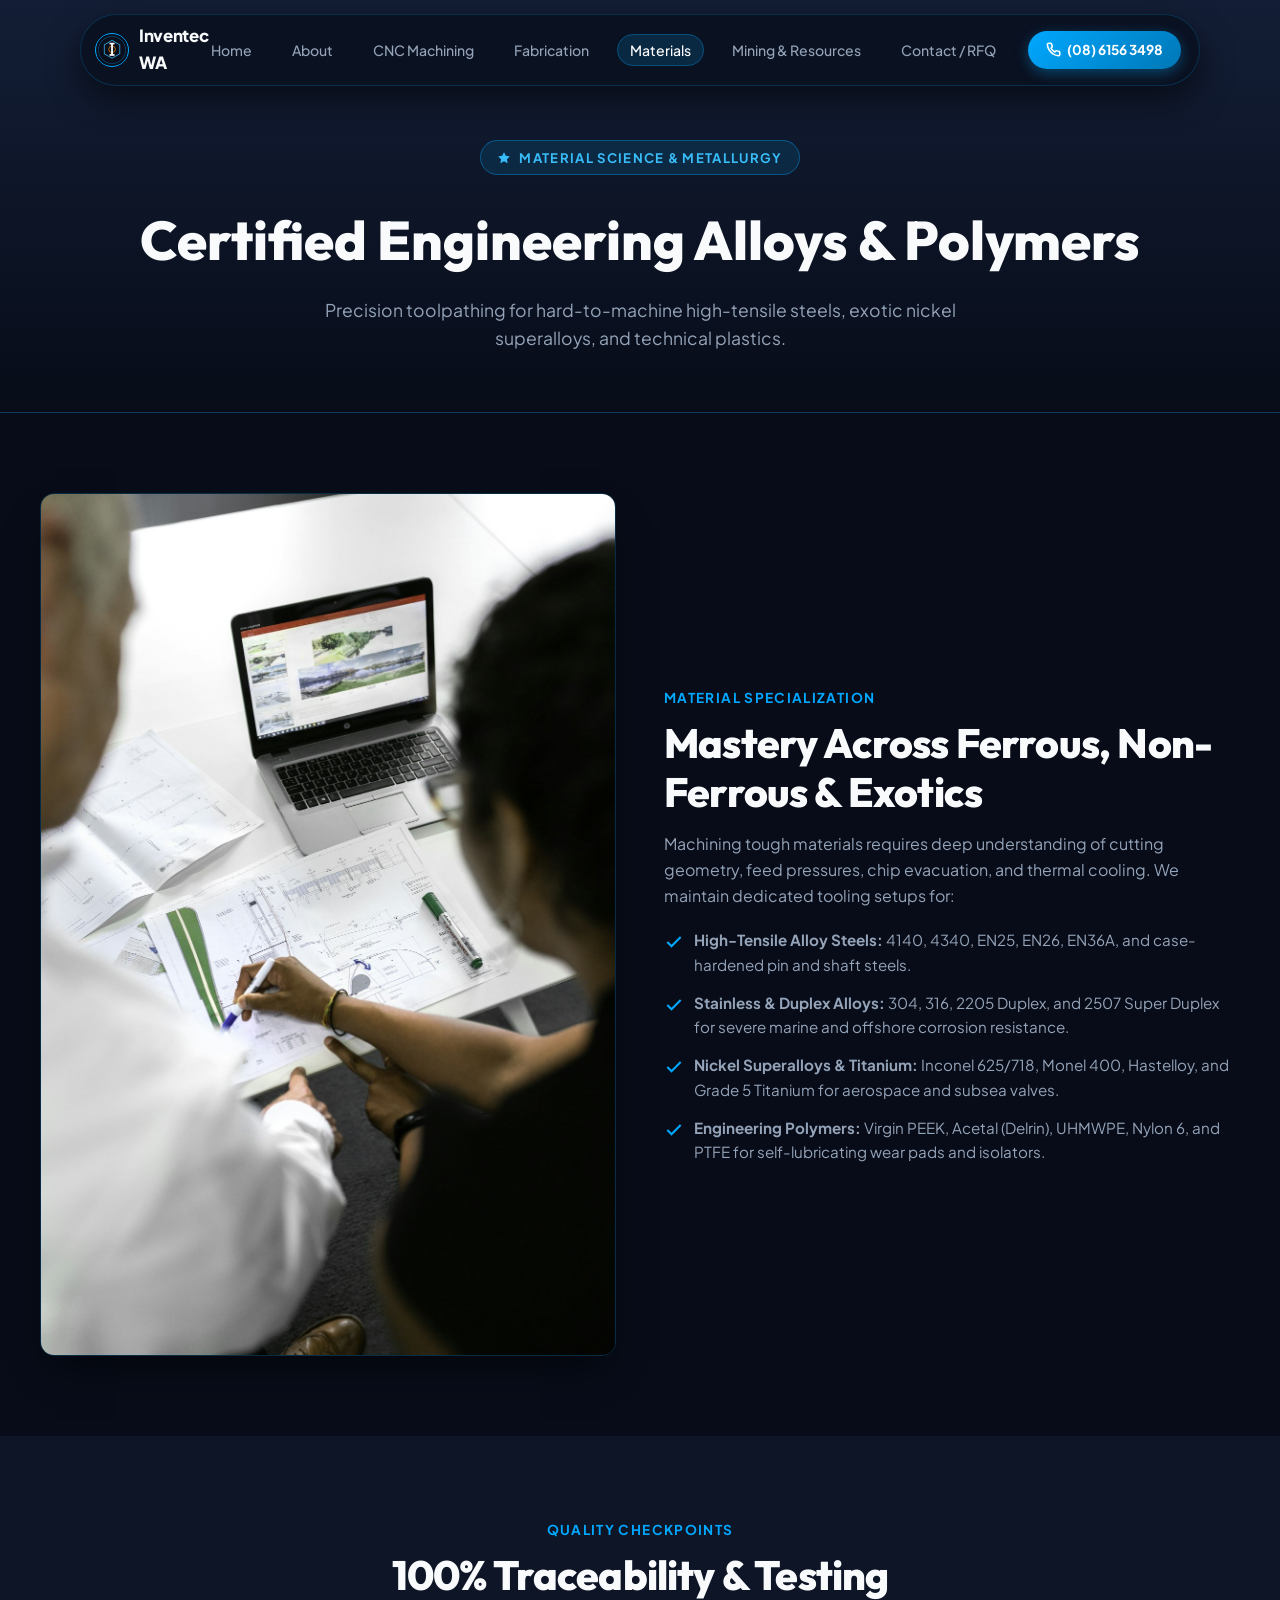
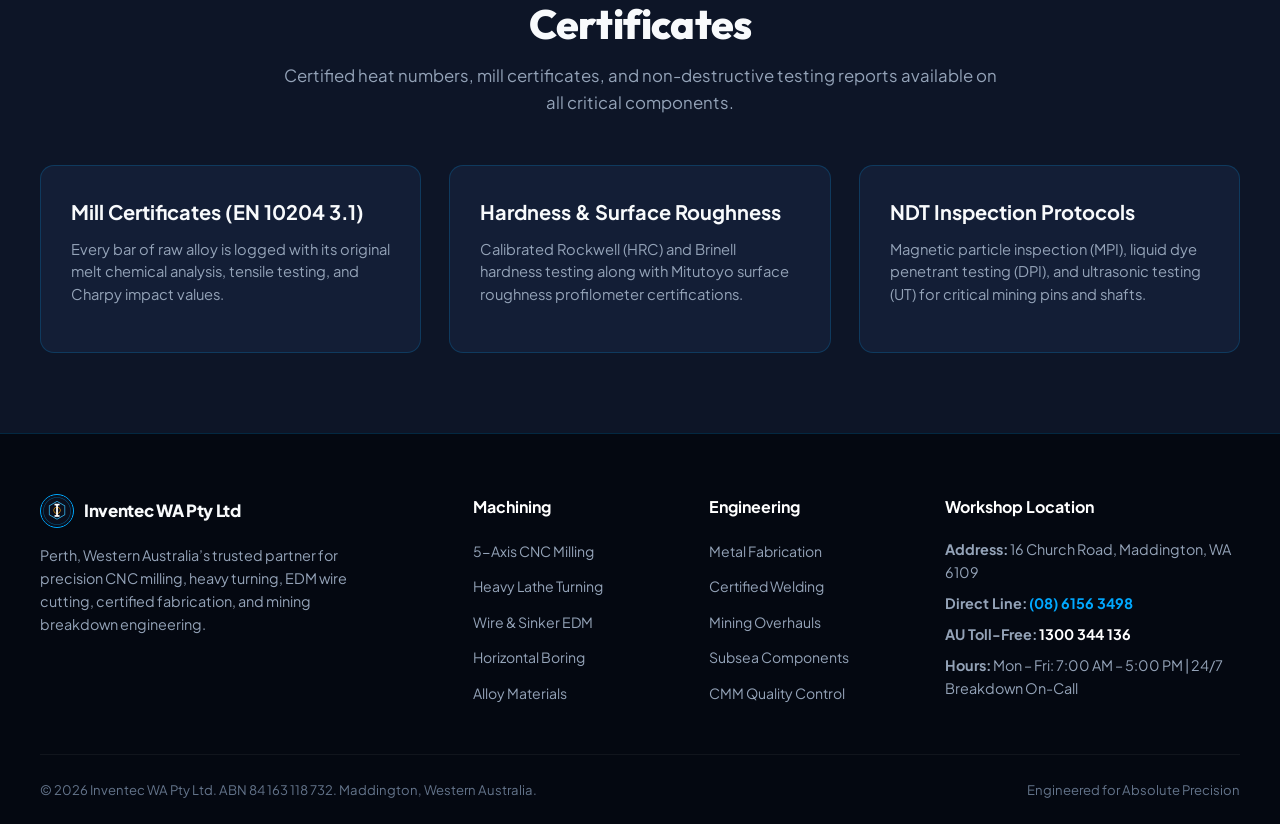
<file: materials-tooling.html>
<!DOCTYPE html>
<html lang="en">
<head>
  <meta charset="UTF-8">
  <meta name="viewport" content="width=device-width, initial-scale=1.0">
  <title>Engineering Materials & Alloys | Inventec WA Maddington Perth</title>
  <meta name="description" content="Machining capabilities across 4140 alloy steels, 316L/duplex stainless, Inconel superalloys, bronze, aluminium, and high-performance engineering plastics in Perth.">
  <link rel="icon" type="image/svg+xml" href="assets/images/favicon.svg">
  <link rel="icon" type="image/png" sizes="32x32" href="assets/images/favicon-32x32.png">
  <link rel="apple-touch-icon" href="assets/images/apple-touch-icon.png">
  <link rel="preconnect" href="https://fonts.googleapis.com">
  <link rel="preconnect" href="https://fonts.gstatic.com" crossorigin>
  <link href="https://fonts.googleapis.com/css2?family=Outfit:wght@600;700;800;900&family=Plus+Jakarta+Sans:wght@400;500;600;700&display=swap" rel="stylesheet">
  <link rel="stylesheet" href="style.css">
</head>
<body>

  <!-- Floating Pill Navbar -->
  <header class="nav-pill-wrapper">
    <nav class="nav-pill">
      <a href="index.html" class="nav-brand">
        <img src="assets/images/logo-512.png" alt="Inventec WA Logo">
        <span>Inventec WA</span>
      </a>
      <ul class="nav-links">
        <li><a href="index.html">Home</a></li>
        <li><a href="about.html">About</a></li>
        <li><a href="cnc-machining.html">CNC Machining</a></li>
        <li><a href="fabrication.html">Fabrication</a></li>
        <li><a href="materials-tooling.html" class="active">Materials</a></li>
        <li><a href="mining-resources.html">Mining & Resources</a></li>
        <li><a href="contact.html">Contact / RFQ</a></li>
      </ul>
      <div class="nav-action">
        <a href="tel:61861563498" class="nav-btn">
          <svg width="15" height="15" viewBox="0 0 24 24" fill="none" stroke="currentColor" stroke-width="2.5"><path d="M22 16.92v3a2 2 0 0 1-2.18 2 19.79 19.79 0 0 1-8.63-3.07 19.5 19.5 0 0 1-6-6 19.79 19.79 0 0 1-3.07-8.67A2 2 0 0 1 4.11 2h3a2 2 0 0 1 2 1.72 12.84 12.84 0 0 0 .7 2.81 2 2 0 0 1-.45 2.11L8.09 9.91a16 16 0 0 0 6 6l1.27-1.27a2 2 0 0 1 2.11-.45 12.84 12.84 0 0 0 2.81.7A2 2 0 0 1 22 16.92z"/></svg>
          (08) 6156 3498
        </a>
        <button class="mobile-toggle" aria-label="Toggle navigation">
          <svg width="24" height="24" viewBox="0 0 24 24" fill="none" stroke="currentColor" stroke-width="2"><path d="M4 6h16M4 12h16M4 18h16"/></svg>
        </button>
      </div>
    </nav>
  </header>

  <!-- Mobile Menu Drawer -->
  <div class="mobile-menu-drawer">
    <a href="index.html">Home</a>
    <a href="about.html">About Facility</a>
    <a href="cnc-machining.html">Precision CNC Machining</a>
    <a href="fabrication.html">Welding & Heavy Fabrication</a>
    <a href="materials-tooling.html" class="active">Alloys & Polymers</a>
    <a href="mining-resources.html">Mining, Oil & Gas</a>
    <a href="contact.html">Request A Quote (RFQ)</a>
    <a href="tel:1300344136" style="background: var(--accent-cyan); color: #070c18; font-weight: 700; text-align: center; margin-top: 8px;">Toll-Free 1300 344 136</a>
  </div>

  <main>
    <!-- Page Hero -->
    <section class="page-hero">
      <div class="badge-wa">
        <svg width="14" height="14" viewBox="0 0 24 24" fill="currentColor"><path d="M12 2l3.09 6.26L22 9.27l-5 4.87 1.18 6.88L12 17.77l-6.18 3.25L7 14.14 2 9.27l6.91-1.01L12 2z"/></svg>
        Material Science & Metallurgy
      </div>
      <h1>Certified Engineering Alloys & Polymers</h1>
      <p>Precision toolpathing for hard-to-machine high-tensile steels, exotic nickel superalloys, and technical plastics.</p>
    </section>

    <!-- Main Content -->
    <section class="content-section">
      <div class="container">
        <div class="content-split">
          <div class="content-media">
            <img src="assets/images/subsea-oil-gas-machining.jpg" alt="Exotic Alloy Subsea Component">
          </div>
          <div>
            <span class="section-tag">Material Specialization</span>
            <h2 class="section-title">Mastery Across Ferrous, Non-Ferrous & Exotics</h2>
            <p style="color: var(--text-secondary); margin-bottom: 16px;">
              Machining tough materials requires deep understanding of cutting geometry, feed pressures, chip evacuation, and thermal cooling. We maintain dedicated tooling setups for:
            </p>
            <ul class="check-list">
              <li>
                <svg width="20" height="20" viewBox="0 0 24 24" fill="none" stroke="currentColor" stroke-width="2.5"><path d="M20 6L9 17l-5-5"/></svg>
                <span><strong>High-Tensile Alloy Steels:</strong> 4140, 4340, EN25, EN26, EN36A, and case-hardened pin and shaft steels.</span>
              </li>
              <li>
                <svg width="20" height="20" viewBox="0 0 24 24" fill="none" stroke="currentColor" stroke-width="2.5"><path d="M20 6L9 17l-5-5"/></svg>
                <span><strong>Stainless & Duplex Alloys:</strong> 304, 316, 2205 Duplex, and 2507 Super Duplex for severe marine and offshore corrosion resistance.</span>
              </li>
              <li>
                <svg width="20" height="20" viewBox="0 0 24 24" fill="none" stroke="currentColor" stroke-width="2.5"><path d="M20 6L9 17l-5-5"/></svg>
                <span><strong>Nickel Superalloys & Titanium:</strong> Inconel 625/718, Monel 400, Hastelloy, and Grade 5 Titanium for aerospace and subsea valves.</span>
              </li>
              <li>
                <svg width="20" height="20" viewBox="0 0 24 24" fill="none" stroke="currentColor" stroke-width="2.5"><path d="M20 6L9 17l-5-5"/></svg>
                <span><strong>Engineering Polymers:</strong> Virgin PEEK, Acetal (Delrin), UHMWPE, Nylon 6, and PTFE for self-lubricating wear pads and isolators.</span>
              </li>
            </ul>
          </div>
        </div>
      </div>
    </section>

    <!-- Traceability -->
    <section class="services-section">
      <div class="container">
        <div class="section-head">
          <span class="section-tag">Quality Checkpoints</span>
          <h2 class="section-title">100% Traceability & Testing Certificates</h2>
          <p class="section-subtitle">Certified heat numbers, mill certificates, and non-destructive testing reports available on all critical components.</p>
        </div>

        <div class="grid-3">
          <div class="service-card">
            <div class="service-content" style="padding: 30px;">
              <h3>Mill Certificates (EN 10204 3.1)</h3>
              <p>Every bar of raw alloy is logged with its original melt chemical analysis, tensile testing, and Charpy impact values.</p>
            </div>
          </div>

          <div class="service-card">
            <div class="service-content" style="padding: 30px;">
              <h3>Hardness & Surface Roughness</h3>
              <p>Calibrated Rockwell (HRC) and Brinell hardness testing along with Mitutoyo surface roughness profilometer certifications.</p>
            </div>
          </div>

          <div class="service-card">
            <div class="service-content" style="padding: 30px;">
              <h3>NDT Inspection Protocols</h3>
              <p>Magnetic particle inspection (MPI), liquid dye penetrant testing (DPI), and ultrasonic testing (UT) for critical mining pins and shafts.</p>
            </div>
          </div>
        </div>
      </div>
    </section>
  </main>

  <!-- Footer -->
  <footer>
    <div class="footer-grid">
      <div class="footer-col">
        <div class="nav-brand" style="margin-bottom: 16px;">
          <img src="assets/images/logo-512.png" alt="Inventec Logo">
          <span>Inventec WA Pty Ltd</span>
        </div>
        <p style="color: var(--text-secondary); font-size: 0.9rem; line-height: 1.6; max-width: 320px;">
          Perth, Western Australia’s trusted partner for precision CNC milling, heavy turning, EDM wire cutting, certified fabrication, and mining breakdown engineering.
        </p>
      </div>

      <div class="footer-col">
        <h4>Machining</h4>
        <ul class="footer-links">
          <li><a href="cnc-machining.html">5-Axis CNC Milling</a></li>
          <li><a href="cnc-machining.html">Heavy Lathe Turning</a></li>
          <li><a href="cnc-machining.html">Wire & Sinker EDM</a></li>
          <li><a href="cnc-machining.html">Horizontal Boring</a></li>
          <li><a href="materials-tooling.html">Alloy Materials</a></li>
        </ul>
      </div>

      <div class="footer-col">
        <h4>Engineering</h4>
        <ul class="footer-links">
          <li><a href="fabrication.html">Metal Fabrication</a></li>
          <li><a href="fabrication.html">Certified Welding</a></li>
          <li><a href="mining-resources.html">Mining Overhauls</a></li>
          <li><a href="mining-resources.html">Subsea Components</a></li>
          <li><a href="about.html">CMM Quality Control</a></li>
        </ul>
      </div>

      <div class="footer-col">
        <h4>Workshop Location</h4>
        <p style="color: var(--text-secondary); font-size: 0.9rem; margin-bottom: 8px;">
          <strong>Address:</strong> 16 Church Road, Maddington, WA 6109
        </p>
        <p style="color: var(--text-secondary); font-size: 0.9rem; margin-bottom: 8px;">
          <strong>Direct Line:</strong> <a href="tel:61861563498" style="color: var(--accent-cyan); font-weight: 700;">(08) 6156 3498</a>
        </p>
        <p style="color: var(--text-secondary); font-size: 0.9rem; margin-bottom: 8px;">
          <strong>AU Toll-Free:</strong> <a href="tel:1300344136" style="color: #ffffff; font-weight: 700;">1300 344 136</a>
        </p>
        <p style="color: var(--text-secondary); font-size: 0.9rem;">
          <strong>Hours:</strong> Mon – Fri: 7:00 AM – 5:00 PM | 24/7 Breakdown On-Call
        </p>
      </div>
    </div>

    <div class="footer-bottom">
      <div>&copy; 2026 Inventec WA Pty Ltd. ABN 84 163 118 732. Maddington, Western Australia.</div>
      <div>Engineered for Absolute Precision</div>
    </div>
  </footer>

  <script src="main.js"></script>
</body>
</html>
</file>
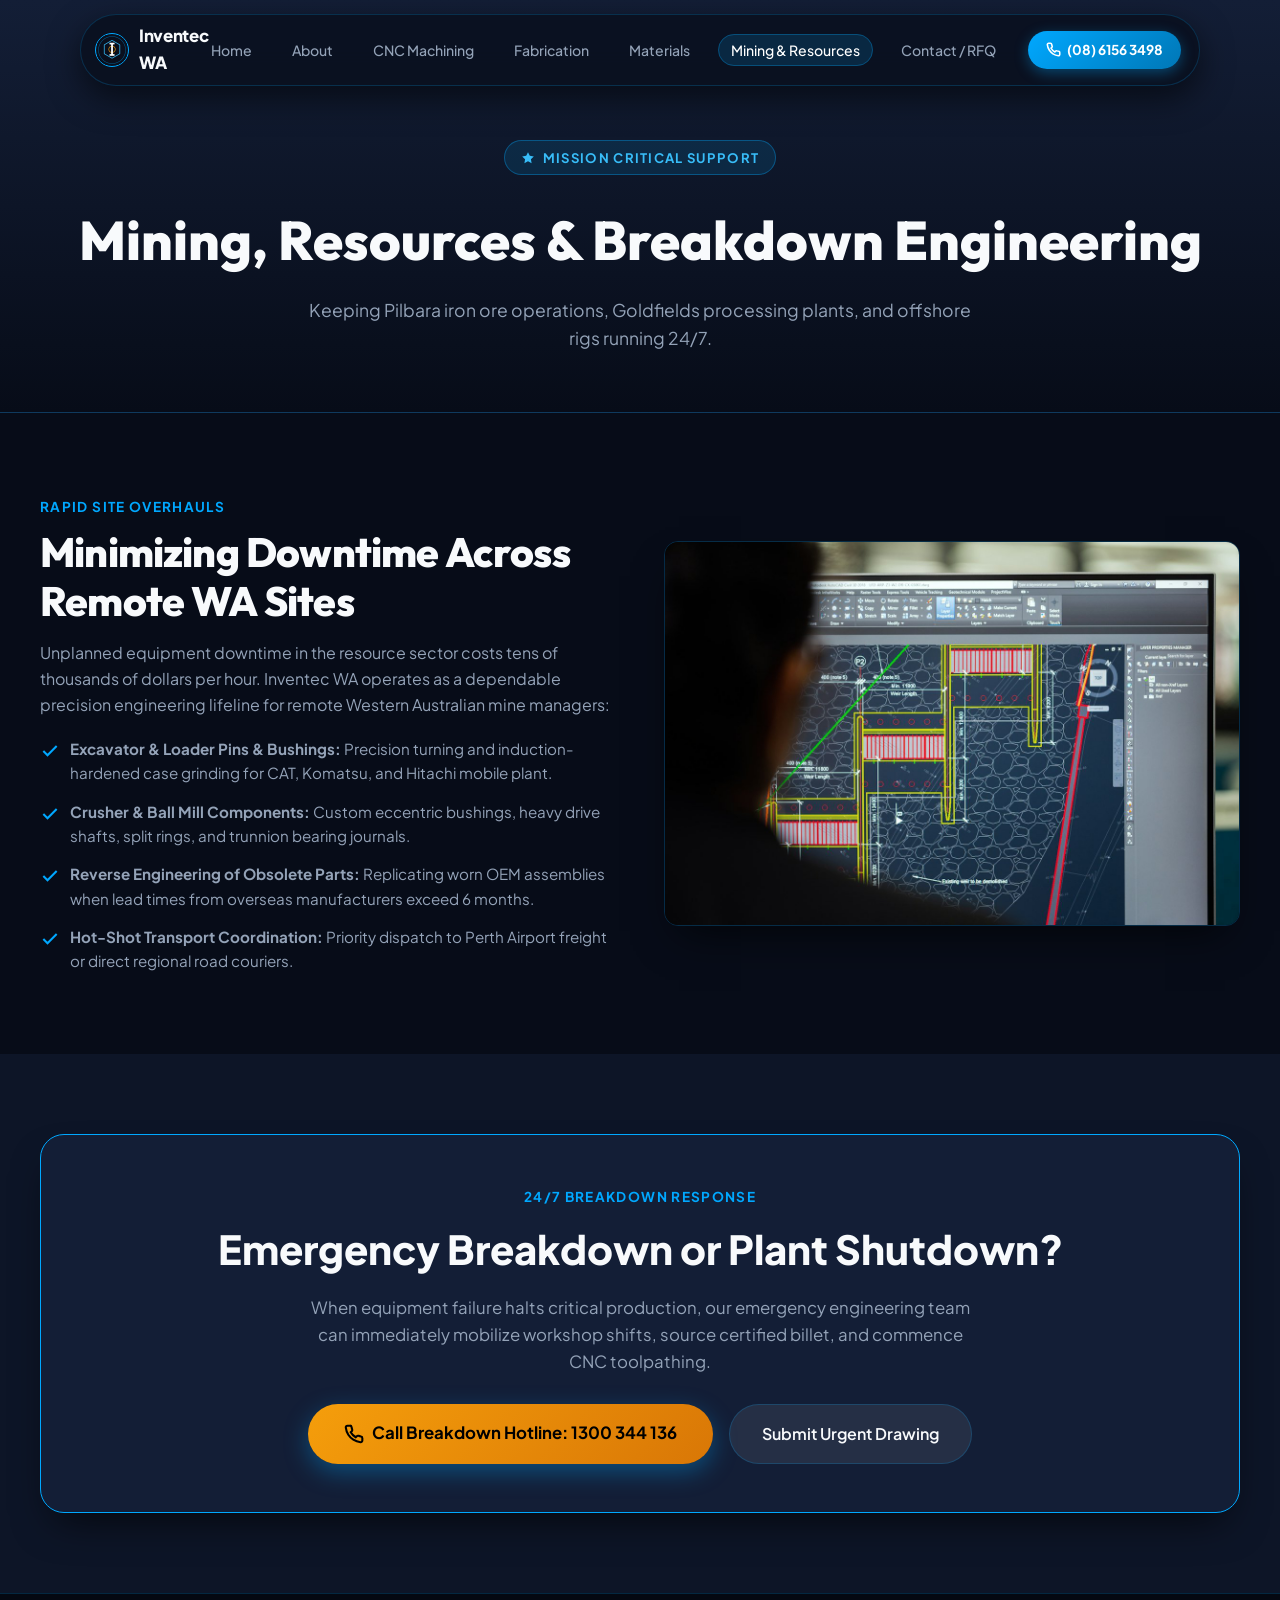
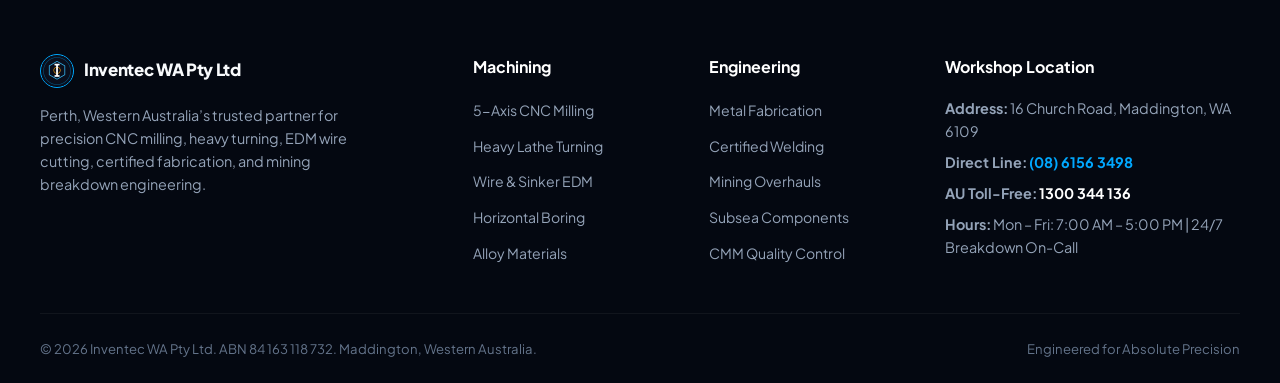
<file: mining-resources.html>
<!DOCTYPE html>
<html lang="en">
<head>
  <meta charset="UTF-8">
  <meta name="viewport" content="width=device-width, initial-scale=1.0">
  <title>Mining, Resources & Breakdown Engineering | Inventec WA Perth</title>
  <meta name="description" content="Supporting Western Australia's mining, oil & gas, and industrial resources with precision component overhauls, reverse engineering, and 24/7 breakdown machining in Maddington.">
  <link rel="icon" type="image/svg+xml" href="assets/images/favicon.svg">
  <link rel="icon" type="image/png" sizes="32x32" href="assets/images/favicon-32x32.png">
  <link rel="apple-touch-icon" href="assets/images/apple-touch-icon.png">
  <link rel="preconnect" href="https://fonts.googleapis.com">
  <link rel="preconnect" href="https://fonts.gstatic.com" crossorigin>
  <link href="https://fonts.googleapis.com/css2?family=Outfit:wght@600;700;800;900&family=Plus+Jakarta+Sans:wght@400;500;600;700&display=swap" rel="stylesheet">
  <link rel="stylesheet" href="style.css">
</head>
<body>

  <!-- Floating Pill Navbar -->
  <header class="nav-pill-wrapper">
    <nav class="nav-pill">
      <a href="index.html" class="nav-brand">
        <img src="assets/images/logo-512.png" alt="Inventec WA Logo">
        <span>Inventec WA</span>
      </a>
      <ul class="nav-links">
        <li><a href="index.html">Home</a></li>
        <li><a href="about.html">About</a></li>
        <li><a href="cnc-machining.html">CNC Machining</a></li>
        <li><a href="fabrication.html">Fabrication</a></li>
        <li><a href="materials-tooling.html">Materials</a></li>
        <li><a href="mining-resources.html" class="active">Mining & Resources</a></li>
        <li><a href="contact.html">Contact / RFQ</a></li>
      </ul>
      <div class="nav-action">
        <a href="tel:61861563498" class="nav-btn">
          <svg width="15" height="15" viewBox="0 0 24 24" fill="none" stroke="currentColor" stroke-width="2.5"><path d="M22 16.92v3a2 2 0 0 1-2.18 2 19.79 19.79 0 0 1-8.63-3.07 19.5 19.5 0 0 1-6-6 19.79 19.79 0 0 1-3.07-8.67A2 2 0 0 1 4.11 2h3a2 2 0 0 1 2 1.72 12.84 12.84 0 0 0 .7 2.81 2 2 0 0 1-.45 2.11L8.09 9.91a16 16 0 0 0 6 6l1.27-1.27a2 2 0 0 1 2.11-.45 12.84 12.84 0 0 0 2.81.7A2 2 0 0 1 22 16.92z"/></svg>
          (08) 6156 3498
        </a>
        <button class="mobile-toggle" aria-label="Toggle navigation">
          <svg width="24" height="24" viewBox="0 0 24 24" fill="none" stroke="currentColor" stroke-width="2"><path d="M4 6h16M4 12h16M4 18h16"/></svg>
        </button>
      </div>
    </nav>
  </header>

  <!-- Mobile Menu Drawer -->
  <div class="mobile-menu-drawer">
    <a href="index.html">Home</a>
    <a href="about.html">About Facility</a>
    <a href="cnc-machining.html">Precision CNC Machining</a>
    <a href="fabrication.html">Welding & Heavy Fabrication</a>
    <a href="materials-tooling.html">Alloys & Polymers</a>
    <a href="mining-resources.html" class="active">Mining, Oil & Gas</a>
    <a href="contact.html">Request A Quote (RFQ)</a>
    <a href="tel:1300344136" style="background: var(--accent-cyan); color: #070c18; font-weight: 700; text-align: center; margin-top: 8px;">Toll-Free 1300 344 136</a>
  </div>

  <main>
    <!-- Page Hero -->
    <section class="page-hero">
      <div class="badge-wa">
        <svg width="14" height="14" viewBox="0 0 24 24" fill="currentColor"><path d="M12 2l3.09 6.26L22 9.27l-5 4.87 1.18 6.88L12 17.77l-6.18 3.25L7 14.14 2 9.27l6.91-1.01L12 2z"/></svg>
        Mission Critical Support
      </div>
      <h1>Mining, Resources & Breakdown Engineering</h1>
      <p>Keeping Pilbara iron ore operations, Goldfields processing plants, and offshore rigs running 24/7.</p>
    </section>

    <!-- Main Content -->
    <section class="content-section">
      <div class="container">
        <div class="content-split">
          <div>
            <span class="section-tag">Rapid Site Overhauls</span>
            <h2 class="section-title">Minimizing Downtime Across Remote WA Sites</h2>
            <p style="color: var(--text-secondary); margin-bottom: 16px;">
              Unplanned equipment downtime in the resource sector costs tens of thousands of dollars per hour. Inventec WA operates as a dependable precision engineering lifeline for remote Western Australian mine managers:
            </p>
            <ul class="check-list">
              <li>
                <svg width="20" height="20" viewBox="0 0 24 24" fill="none" stroke="currentColor" stroke-width="2.5"><path d="M20 6L9 17l-5-5"/></svg>
                <span><strong>Excavator & Loader Pins & Bushings:</strong> Precision turning and induction-hardened case grinding for CAT, Komatsu, and Hitachi mobile plant.</span>
              </li>
              <li>
                <svg width="20" height="20" viewBox="0 0 24 24" fill="none" stroke="currentColor" stroke-width="2.5"><path d="M20 6L9 17l-5-5"/></svg>
                <span><strong>Crusher & Ball Mill Components:</strong> Custom eccentric bushings, heavy drive shafts, split rings, and trunnion bearing journals.</span>
              </li>
              <li>
                <svg width="20" height="20" viewBox="0 0 24 24" fill="none" stroke="currentColor" stroke-width="2.5"><path d="M20 6L9 17l-5-5"/></svg>
                <span><strong>Reverse Engineering of Obsolete Parts:</strong> Replicating worn OEM assemblies when lead times from overseas manufacturers exceed 6 months.</span>
              </li>
              <li>
                <svg width="20" height="20" viewBox="0 0 24 24" fill="none" stroke="currentColor" stroke-width="2.5"><path d="M20 6L9 17l-5-5"/></svg>
                <span><strong>Hot-Shot Transport Coordination:</strong> Priority dispatch to Perth Airport freight or direct regional road couriers.</span>
              </li>
            </ul>
          </div>
          <div class="content-media">
            <img src="assets/images/mining-heavy-equipment-parts.jpg" alt="Heavy Mining Gears and Precision Shafts">
          </div>
        </div>
      </div>
    </section>

    <!-- Emergency Hotline Banner -->
    <section class="services-section">
      <div class="container">
        <div style="background: var(--bg-card); border: 1px solid var(--accent-cyan); border-radius: var(--radius-lg); padding: 48px; text-align: center; box-shadow: var(--shadow-lg);">
          <span class="section-tag">24/7 Breakdown Response</span>
          <h2 style="font-size: clamp(1.8rem, 3.2vw, 2.5rem); font-weight: 800; margin-bottom: 14px;">Emergency Breakdown or Plant Shutdown?</h2>
          <p style="color: var(--text-secondary); max-width: 680px; margin: 0 auto 28px; font-size: 1.05rem;">
            When equipment failure halts critical production, our emergency engineering team can immediately mobilize workshop shifts, source certified billet, and commence CNC toolpathing.
          </p>
          <div style="display: flex; gap: 16px; justify-content: center; flex-wrap: wrap;">
            <a href="tel:1300344136" class="btn-primary" style="background: linear-gradient(135deg, var(--accent-amber), #d97706); color: #000; font-size: 1.05rem; padding: 16px 36px;">
              <svg width="20" height="20" viewBox="0 0 24 24" fill="none" stroke="currentColor" stroke-width="2.5"><path d="M22 16.92v3a2 2 0 0 1-2.18 2 19.79 19.79 0 0 1-8.63-3.07 19.5 19.5 0 0 1-6-6 19.79 19.79 0 0 1-3.07-8.67A2 2 0 0 1 4.11 2h3a2 2 0 0 1 2 1.72 12.84 12.84 0 0 0 .7 2.81 2 2 0 0 1-.45 2.11L8.09 9.91a16 16 0 0 0 6 6l1.27-1.27a2 2 0 0 1 2.11-.45 12.84 12.84 0 0 0 2.81.7A2 2 0 0 1 22 16.92z"/></svg>
              Call Breakdown Hotline: 1300 344 136
            </a>
            <a href="contact.html" class="btn-secondary" style="padding: 16px 32px;">Submit Urgent Drawing</a>
          </div>
        </div>
      </div>
    </section>
  </main>

  <!-- Footer -->
  <footer>
    <div class="footer-grid">
      <div class="footer-col">
        <div class="nav-brand" style="margin-bottom: 16px;">
          <img src="assets/images/logo-512.png" alt="Inventec Logo">
          <span>Inventec WA Pty Ltd</span>
        </div>
        <p style="color: var(--text-secondary); font-size: 0.9rem; line-height: 1.6; max-width: 320px;">
          Perth, Western Australia’s trusted partner for precision CNC milling, heavy turning, EDM wire cutting, certified fabrication, and mining breakdown engineering.
        </p>
      </div>

      <div class="footer-col">
        <h4>Machining</h4>
        <ul class="footer-links">
          <li><a href="cnc-machining.html">5-Axis CNC Milling</a></li>
          <li><a href="cnc-machining.html">Heavy Lathe Turning</a></li>
          <li><a href="cnc-machining.html">Wire & Sinker EDM</a></li>
          <li><a href="cnc-machining.html">Horizontal Boring</a></li>
          <li><a href="materials-tooling.html">Alloy Materials</a></li>
        </ul>
      </div>

      <div class="footer-col">
        <h4>Engineering</h4>
        <ul class="footer-links">
          <li><a href="fabrication.html">Metal Fabrication</a></li>
          <li><a href="fabrication.html">Certified Welding</a></li>
          <li><a href="mining-resources.html">Mining Overhauls</a></li>
          <li><a href="mining-resources.html">Subsea Components</a></li>
          <li><a href="about.html">CMM Quality Control</a></li>
        </ul>
      </div>

      <div class="footer-col">
        <h4>Workshop Location</h4>
        <p style="color: var(--text-secondary); font-size: 0.9rem; margin-bottom: 8px;">
          <strong>Address:</strong> 16 Church Road, Maddington, WA 6109
        </p>
        <p style="color: var(--text-secondary); font-size: 0.9rem; margin-bottom: 8px;">
          <strong>Direct Line:</strong> <a href="tel:61861563498" style="color: var(--accent-cyan); font-weight: 700;">(08) 6156 3498</a>
        </p>
        <p style="color: var(--text-secondary); font-size: 0.9rem; margin-bottom: 8px;">
          <strong>AU Toll-Free:</strong> <a href="tel:1300344136" style="color: #ffffff; font-weight: 700;">1300 344 136</a>
        </p>
        <p style="color: var(--text-secondary); font-size: 0.9rem;">
          <strong>Hours:</strong> Mon – Fri: 7:00 AM – 5:00 PM | 24/7 Breakdown On-Call
        </p>
      </div>
    </div>

    <div class="footer-bottom">
      <div>&copy; 2026 Inventec WA Pty Ltd. ABN 84 163 118 732. Maddington, Western Australia.</div>
      <div>Engineered for Absolute Precision</div>
    </div>
  </footer>

  <script src="main.js"></script>
</body>
</html>
</file>
<file: style.css>
/* Inventec WA Pty Ltd - Precision Engineering & Metal Fabrication Stylesheet */
:root {
  --bg-primary: #070c18;
  --bg-secondary: #0d1527;
  --bg-card: #131e36;
  --bg-card-hover: #1a2948;
  --accent-cyan: #00a8ff;
  --accent-cyan-glow: rgba(0, 168, 255, 0.35);
  --accent-amber: #f59e0b;
  --text-primary: #f8fafc;
  --text-secondary: #94a3b8;
  --text-muted: #64748b;
  --border-subtle: rgba(0, 168, 255, 0.2);
  --border-focus: rgba(0, 168, 255, 0.6);
  --font-heading: 'Outfit', -apple-system, BlinkMacSystemFont, 'Segoe UI', Roboto, sans-serif;
  --font-body: 'Plus Jakarta Sans', -apple-system, BlinkMacSystemFont, 'Segoe UI', Roboto, sans-serif;
  --radius-sm: 8px;
  --radius-md: 14px;
  --radius-lg: 24px;
  --radius-full: 9999px;
  --shadow-lg: 0 20px 40px -15px rgba(0, 0, 0, 0.7);
  --shadow-glow: 0 0 25px rgba(0, 168, 255, 0.25);
  --transition: all 0.28s cubic-bezier(0.16, 1, 0.3, 1);
}

*, *::before, *::after {
  box-sizing: border-box;
  margin: 0;
  padding: 0;
}

html {
  scroll-behavior: smooth;
  font-family: var(--font-body);
  background-color: var(--bg-primary);
  color: var(--text-primary);
  line-height: 1.6;
  -webkit-font-smoothing: antialiased;
  overflow-x: hidden;
}

body {
  min-height: 100vh;
  display: flex;
  flex-direction: column;
  overflow-x: hidden;
  position: relative;
  width: 100%;
}

img, video {
  max-width: 100%;
  height: auto;
  display: block;
}

a {
  color: inherit;
  text-decoration: none;
  transition: var(--transition);
}

/* Floating Pill Navbar (TheDivine style) */
.nav-pill-wrapper {
  position: fixed;
  top: 14px;
  left: 0;
  width: 100%;
  display: flex;
  justify-content: center;
  align-items: center;
  z-index: 1000;
  pointer-events: none;
  padding: 0 16px;
}

.nav-pill {
  pointer-events: auto;
  display: flex;
  align-items: center;
  justify-content: space-between;
  gap: 20px;
  background: rgba(11, 17, 32, 0.9);
  backdrop-filter: blur(18px);
  -webkit-backdrop-filter: blur(18px);
  border: 1px solid var(--border-subtle);
  border-radius: var(--radius-full);
  padding: 8px 18px 8px 14px;
  box-shadow: 0 12px 32px rgba(0, 0, 0, 0.55);
  max-width: 1120px;
  width: 100%;
}

.nav-brand {
  display: flex;
  align-items: center;
  gap: 10px;
  font-weight: 800;
  font-size: 1.05rem;
  letter-spacing: -0.02em;
  color: var(--text-primary);
}

.nav-brand img {
  width: 34px;
  height: 34px;
  border-radius: 50%;
  border: 1px solid var(--accent-cyan);
}

.nav-links {
  display: flex;
  align-items: center;
  gap: 16px;
  list-style: none;
}

.nav-links a {
  font-size: 0.88rem;
  font-weight: 500;
  color: var(--text-secondary);
  padding: 6px 12px;
  border-radius: var(--radius-full);
  white-space: nowrap;
}

.nav-links a:hover,
.nav-links a.active {
  color: #ffffff;
  background: rgba(0, 168, 255, 0.15);
  border: 1px solid rgba(0, 168, 255, 0.3);
}

.nav-action {
  display: flex;
  align-items: center;
  gap: 12px;
}

.nav-btn {
  background: linear-gradient(135deg, var(--accent-cyan), #0077b6);
  color: #ffffff !important;
  font-size: 0.85rem;
  font-weight: 700;
  padding: 8px 18px;
  border-radius: var(--radius-full);
  box-shadow: 0 4px 14px var(--accent-cyan-glow);
  white-space: nowrap;
  display: inline-flex;
  align-items: center;
  gap: 6px;
}

.nav-btn:hover {
  transform: translateY(-1px);
  box-shadow: 0 6px 20px rgba(0, 168, 255, 0.5);
}

.mobile-toggle {
  display: none;
  background: transparent;
  border: none;
  color: var(--accent-cyan);
  cursor: pointer;
  padding: 6px;
}

.mobile-menu-drawer {
  display: none;
  position: fixed;
  top: 74px;
  left: 16px;
  right: 16px;
  background: rgba(13, 21, 39, 0.98);
  backdrop-filter: blur(20px);
  border: 1px solid var(--border-subtle);
  border-radius: var(--radius-lg);
  padding: 20px;
  z-index: 999;
  flex-direction: column;
  gap: 12px;
  box-shadow: var(--shadow-lg);
}

.mobile-menu-drawer.open {
  display: flex;
}

.mobile-menu-drawer a {
  padding: 10px 14px;
  border-radius: var(--radius-sm);
  color: var(--text-secondary);
  font-size: 0.95rem;
  font-weight: 500;
}

.mobile-menu-drawer a:hover,
.mobile-menu-drawer a.active {
  background: rgba(0, 168, 255, 0.15);
  color: #ffffff;
}

/* Hero Section */
.hero-wrapper {
  position: relative;
  min-height: 92vh;
  display: flex;
  align-items: center;
  justify-content: center;
  padding: 140px 20px 80px;
  overflow: hidden;
}

.hero-video-bg {
  position: absolute;
  top: 0;
  left: 0;
  width: 100%;
  height: 100%;
  object-fit: cover;
  z-index: 0;
  filter: brightness(0.38) contrast(1.15);
}

.hero-overlay {
  position: absolute;
  top: 0;
  left: 0;
  width: 100%;
  height: 100%;
  background: radial-gradient(circle at center, rgba(7, 12, 24, 0.45) 0%, rgba(7, 12, 24, 0.92) 85%);
  z-index: 1;
}

.hero-content {
  position: relative;
  z-index: 2;
  max-width: 940px;
  text-align: center;
  margin: 0 auto;
}

.badge-wa {
  display: inline-flex;
  align-items: center;
  gap: 8px;
  background: rgba(0, 168, 255, 0.12);
  border: 1px solid rgba(0, 168, 255, 0.35);
  color: #38bdf8;
  font-size: 0.82rem;
  font-weight: 700;
  text-transform: uppercase;
  letter-spacing: 0.1em;
  padding: 6px 16px;
  border-radius: var(--radius-full);
  margin-bottom: 22px;
}

.hero-title {
  font-family: var(--font-heading);
  font-size: clamp(2.4rem, 5.6vw, 4.3rem);
  font-weight: 800;
  line-height: 1.14;
  letter-spacing: -0.02em;
  margin-bottom: 22px;
  color: #ffffff;
}

.typewriter-text {
  color: var(--accent-cyan);
  border-right: 3px solid var(--accent-cyan);
  padding-right: 4px;
  animation: blink 0.75s step-end infinite;
}

@keyframes blink {
  from, to { border-color: transparent; }
  50% { border-color: var(--accent-cyan); }
}

.hero-subtitle {
  font-size: clamp(1rem, 1.8vw, 1.25rem);
  color: var(--text-secondary);
  max-width: 740px;
  margin: 0 auto 34px;
  line-height: 1.65;
}

.hero-cta-group {
  display: flex;
  align-items: center;
  justify-content: center;
  gap: 16px;
  flex-wrap: wrap;
}

.btn-primary {
  background: linear-gradient(135deg, var(--accent-cyan), #0077b6);
  color: #ffffff;
  font-weight: 700;
  font-size: 1rem;
  padding: 14px 28px;
  border-radius: var(--radius-full);
  box-shadow: 0 8px 24px var(--accent-cyan-glow);
  display: inline-flex;
  align-items: center;
  gap: 8px;
}

.btn-primary:hover {
  transform: translateY(-2px);
  box-shadow: 0 12px 30px rgba(0, 168, 255, 0.5);
}

.btn-secondary {
  background: rgba(255, 255, 255, 0.08);
  border: 1px solid var(--border-subtle);
  color: var(--text-primary);
  font-weight: 600;
  font-size: 1rem;
  padding: 14px 28px;
  border-radius: var(--radius-full);
  display: inline-flex;
  align-items: center;
  gap: 8px;
}

.btn-secondary:hover {
  background: rgba(255, 255, 255, 0.15);
  border-color: var(--accent-cyan);
  transform: translateY(-2px);
}

/* Stats Section */
.stats-banner {
  background: var(--bg-secondary);
  border-top: 1px solid var(--border-subtle);
  border-bottom: 1px solid var(--border-subtle);
  padding: 40px 20px;
}

.stats-grid {
  max-width: 1200px;
  margin: 0 auto;
  display: grid;
  grid-template-columns: repeat(4, 1fr);
  gap: 24px;
  text-align: center;
}

.stat-card {
  padding: 10px;
}

.stat-number {
  font-family: var(--font-heading);
  font-size: clamp(2rem, 3.5vw, 2.8rem);
  font-weight: 800;
  color: var(--accent-cyan);
  line-height: 1;
  margin-bottom: 6px;
}

.stat-label {
  font-size: 0.9rem;
  color: var(--text-secondary);
  font-weight: 500;
}

/* Interactive Precision RFQ Widget */
.widget-section {
  padding: 80px 20px;
  background: var(--bg-primary);
}

.container {
  max-width: 1200px;
  margin: 0 auto;
  width: 100%;
}

.section-head {
  text-align: center;
  max-width: 720px;
  margin: 0 auto 48px;
}

.section-tag {
  color: var(--accent-cyan);
  font-size: 0.85rem;
  font-weight: 700;
  text-transform: uppercase;
  letter-spacing: 0.1em;
  margin-bottom: 10px;
  display: inline-block;
}

.section-title {
  font-family: var(--font-heading);
  font-size: clamp(1.8rem, 3.2vw, 2.6rem);
  font-weight: 800;
  letter-spacing: -0.02em;
  line-height: 1.2;
  margin-bottom: 14px;
}

.section-subtitle {
  color: var(--text-secondary);
  font-size: 1.05rem;
}

.intake-widget {
  background: var(--bg-secondary);
  border: 1px solid var(--border-subtle);
  border-radius: var(--radius-lg);
  padding: 36px;
  box-shadow: var(--shadow-lg);
  display: grid;
  grid-template-columns: 1fr 1fr;
  gap: 36px;
}

.widget-form-col {
  display: flex;
  flex-direction: column;
  gap: 20px;
}

.form-group {
  display: flex;
  flex-direction: column;
  gap: 8px;
}

.form-group label {
  font-size: 0.88rem;
  font-weight: 600;
  color: var(--text-secondary);
}

.form-input, .form-select {
  background: var(--bg-card);
  border: 1px solid var(--border-subtle);
  border-radius: var(--radius-sm);
  padding: 12px 14px;
  color: var(--text-primary);
  font-family: inherit;
  font-size: 0.95rem;
  width: 100%;
  outline: none;
  transition: var(--transition);
}

.form-input:focus, .form-select:focus {
  border-color: var(--accent-cyan);
  box-shadow: 0 0 0 3px var(--accent-cyan-glow);
}

.symptoms-checkbox-grid {
  display: grid;
  grid-template-columns: 1fr 1fr;
  gap: 10px;
}

.checkbox-label {
  display: flex;
  align-items: center;
  gap: 8px;
  font-size: 0.85rem;
  color: var(--text-secondary);
  background: var(--bg-card);
  padding: 10px 12px;
  border-radius: var(--radius-sm);
  border: 1px solid var(--border-subtle);
  cursor: pointer;
  transition: var(--transition);
}

.checkbox-label:hover {
  background: var(--bg-card-hover);
  border-color: var(--accent-cyan);
}

.widget-result-col {
  background: var(--bg-card);
  border: 1px solid var(--border-subtle);
  border-radius: var(--radius-md);
  padding: 28px;
  display: flex;
  flex-direction: column;
  justify-content: space-between;
}

.result-badge {
  display: inline-flex;
  align-items: center;
  gap: 6px;
  font-size: 0.8rem;
  font-weight: 700;
  color: #38bdf8;
  background: rgba(0, 168, 255, 0.12);
  padding: 4px 10px;
  border-radius: var(--radius-full);
  margin-bottom: 14px;
}

.result-title {
  font-size: 1.4rem;
  font-weight: 700;
  margin-bottom: 10px;
}

.result-desc {
  color: var(--text-secondary);
  font-size: 0.92rem;
  line-height: 1.55;
  margin-bottom: 20px;
}

.result-urgency {
  background: rgba(0, 168, 255, 0.08);
  border-left: 3px solid var(--accent-cyan);
  padding: 12px 14px;
  border-radius: 4px;
  font-size: 0.85rem;
  margin-bottom: 24px;
  color: #e0f2fe;
}

.result-call-card {
  border-top: 1px solid var(--border-subtle);
  padding-top: 20px;
  display: flex;
  flex-direction: column;
  gap: 12px;
}

/* Feature & Service Grids */
.services-section {
  padding: 80px 20px;
  background: var(--bg-secondary);
}

.grid-3 {
  display: grid;
  grid-template-columns: repeat(3, 1fr);
  gap: 28px;
}

.service-card {
  background: var(--bg-card);
  border: 1px solid var(--border-subtle);
  border-radius: var(--radius-md);
  overflow: hidden;
  transition: var(--transition);
  display: flex;
  flex-direction: column;
}

.service-card:hover {
  transform: translateY(-4px);
  border-color: var(--accent-cyan);
  box-shadow: 0 16px 32px rgba(0, 0, 0, 0.5);
}

.service-img-wrapper {
  position: relative;
  height: 220px;
  overflow: hidden;
}

.service-img-wrapper img {
  width: 100%;
  height: 100%;
  object-fit: cover;
  transition: transform 0.5s ease;
}

.service-card:hover .service-img-wrapper img {
  transform: scale(1.05);
}

.service-content {
  padding: 24px;
  flex: 1;
  display: flex;
  flex-direction: column;
}

.service-content h3 {
  font-size: 1.25rem;
  font-weight: 700;
  margin-bottom: 10px;
}

.service-content p {
  color: var(--text-secondary);
  font-size: 0.92rem;
  line-height: 1.55;
  margin-bottom: 16px;
  flex: 1;
}

.service-link {
  color: var(--accent-cyan);
  font-weight: 600;
  font-size: 0.9rem;
  display: inline-flex;
  align-items: center;
  gap: 6px;
}

/* Page Banner */
.page-hero {
  padding: 140px 20px 60px;
  background: linear-gradient(180deg, #131e36 0%, var(--bg-primary) 100%);
  text-align: center;
  border-bottom: 1px solid var(--border-subtle);
}

.page-hero h1 {
  font-family: var(--font-heading);
  font-size: clamp(2.2rem, 4.5vw, 3.4rem);
  font-weight: 800;
  margin-bottom: 12px;
}

.page-hero p {
  color: var(--text-secondary);
  font-size: 1.1rem;
  max-width: 680px;
  margin: 0 auto;
}

/* Content Sections */
.content-section {
  padding: 80px 20px;
}

.content-split {
  display: grid;
  grid-template-columns: 1fr 1fr;
  gap: 48px;
  align-items: center;
}

.content-media {
  border-radius: var(--radius-md);
  overflow: hidden;
  border: 1px solid var(--border-subtle);
  box-shadow: var(--shadow-lg);
}

.check-list {
  list-style: none;
  display: flex;
  flex-direction: column;
  gap: 14px;
  margin-top: 20px;
}

.check-list li {
  display: flex;
  align-items: flex-start;
  gap: 10px;
  color: var(--text-secondary);
  font-size: 0.95rem;
}

.check-list svg {
  flex-shrink: 0;
  color: var(--accent-cyan);
  margin-top: 4px;
}

/* Contact Grid */
.contact-grid {
  display: grid;
  grid-template-columns: 1fr 1.2fr;
  gap: 40px;
}

.contact-card {
  background: var(--bg-card);
  border: 1px solid var(--border-subtle);
  border-radius: var(--radius-md);
  padding: 32px;
}

.contact-item {
  display: flex;
  align-items: flex-start;
  gap: 16px;
  margin-bottom: 24px;
}

.contact-icon {
  width: 44px;
  height: 44px;
  background: rgba(0, 168, 255, 0.12);
  color: var(--accent-cyan);
  border-radius: 50%;
  display: flex;
  align-items: center;
  justify-content: center;
  flex-shrink: 0;
}

/* Footer */
footer {
  background: #040811;
  border-top: 1px solid var(--border-subtle);
  padding: 60px 20px 24px;
  margin-top: auto;
}

.footer-grid {
  display: grid;
  grid-template-columns: 2fr 1fr 1fr 1.5fr;
  gap: 40px;
  max-width: 1200px;
  margin: 0 auto 48px;
}

.footer-col h4 {
  font-size: 1rem;
  font-weight: 700;
  margin-bottom: 18px;
  color: #ffffff;
}

.footer-links {
  list-style: none;
  display: flex;
  flex-direction: column;
  gap: 10px;
}

.footer-links a {
  color: var(--text-secondary);
  font-size: 0.88rem;
}

.footer-links a:hover {
  color: var(--accent-cyan);
}

.footer-bottom {
  max-width: 1200px;
  margin: 0 auto;
  padding-top: 24px;
  border-top: 1px solid rgba(255, 255, 255, 0.05);
  display: flex;
  justify-content: space-between;
  align-items: center;
  font-size: 0.82rem;
  color: var(--text-muted);
}

/* Responsive adjustments */
@media (max-width: 992px) {
  .nav-links, .nav-action .nav-btn {
    display: none;
  }
  .mobile-toggle {
    display: block;
  }
  .intake-widget {
    grid-template-columns: 1fr;
  }
  .grid-3 {
    grid-template-columns: 1fr;
  }
  .content-split {
    grid-template-columns: 1fr;
  }
  .contact-grid {
    grid-template-columns: 1fr;
  }
  .footer-grid {
    grid-template-columns: 1fr 1fr;
  }
  .stats-grid {
    grid-template-columns: 1fr 1fr;
  }
}

@media (max-width: 600px) {
  .footer-grid {
    grid-template-columns: 1fr;
  }
  .stats-grid {
    grid-template-columns: 1fr;
  }
  .symptoms-checkbox-grid {
    grid-template-columns: 1fr;
  }
  .hero-cta-group {
    flex-direction: column;
    width: 100%;
  }
  .hero-cta-group a {
    width: 100%;
    justify-content: center;
  }
  .nav-pill {
    padding: 6px 12px;
  }
  .footer-bottom {
    flex-direction: column;
    gap: 10px;
    text-align: center;
  }
}
</file>
